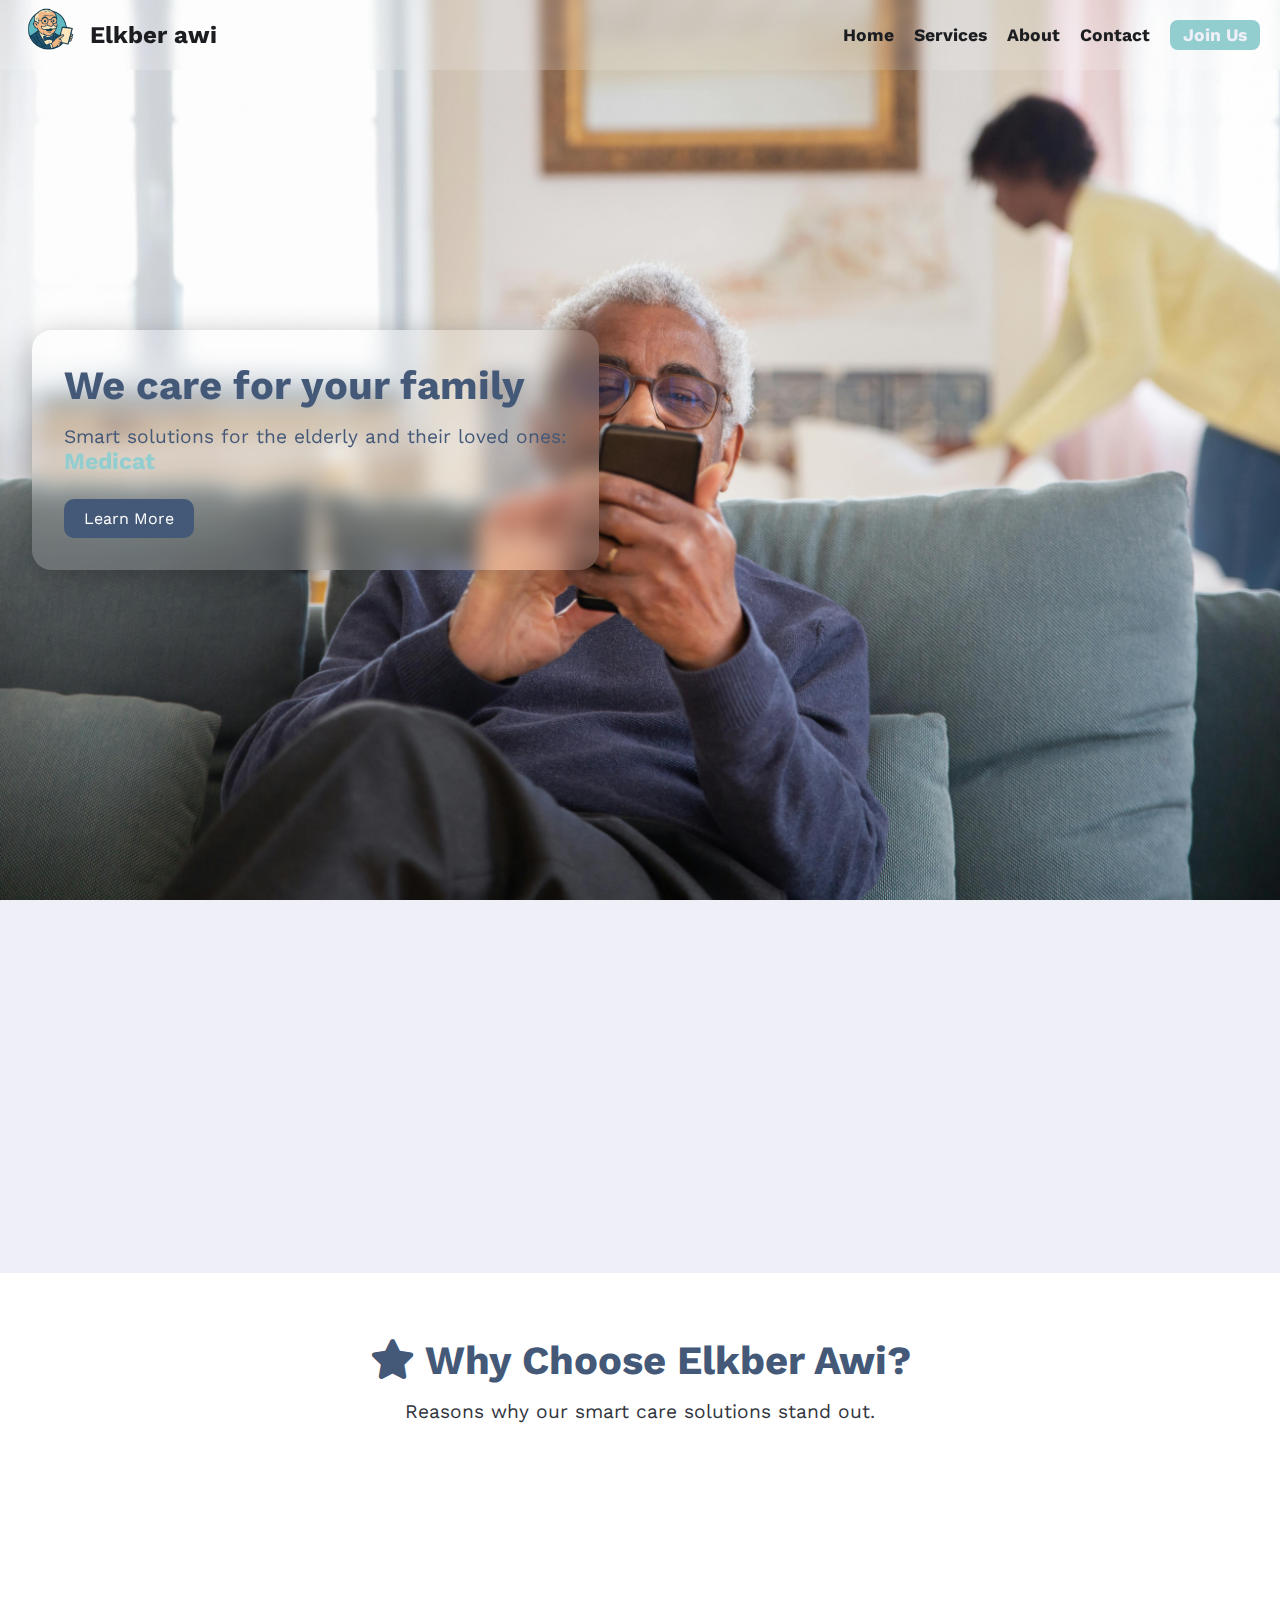
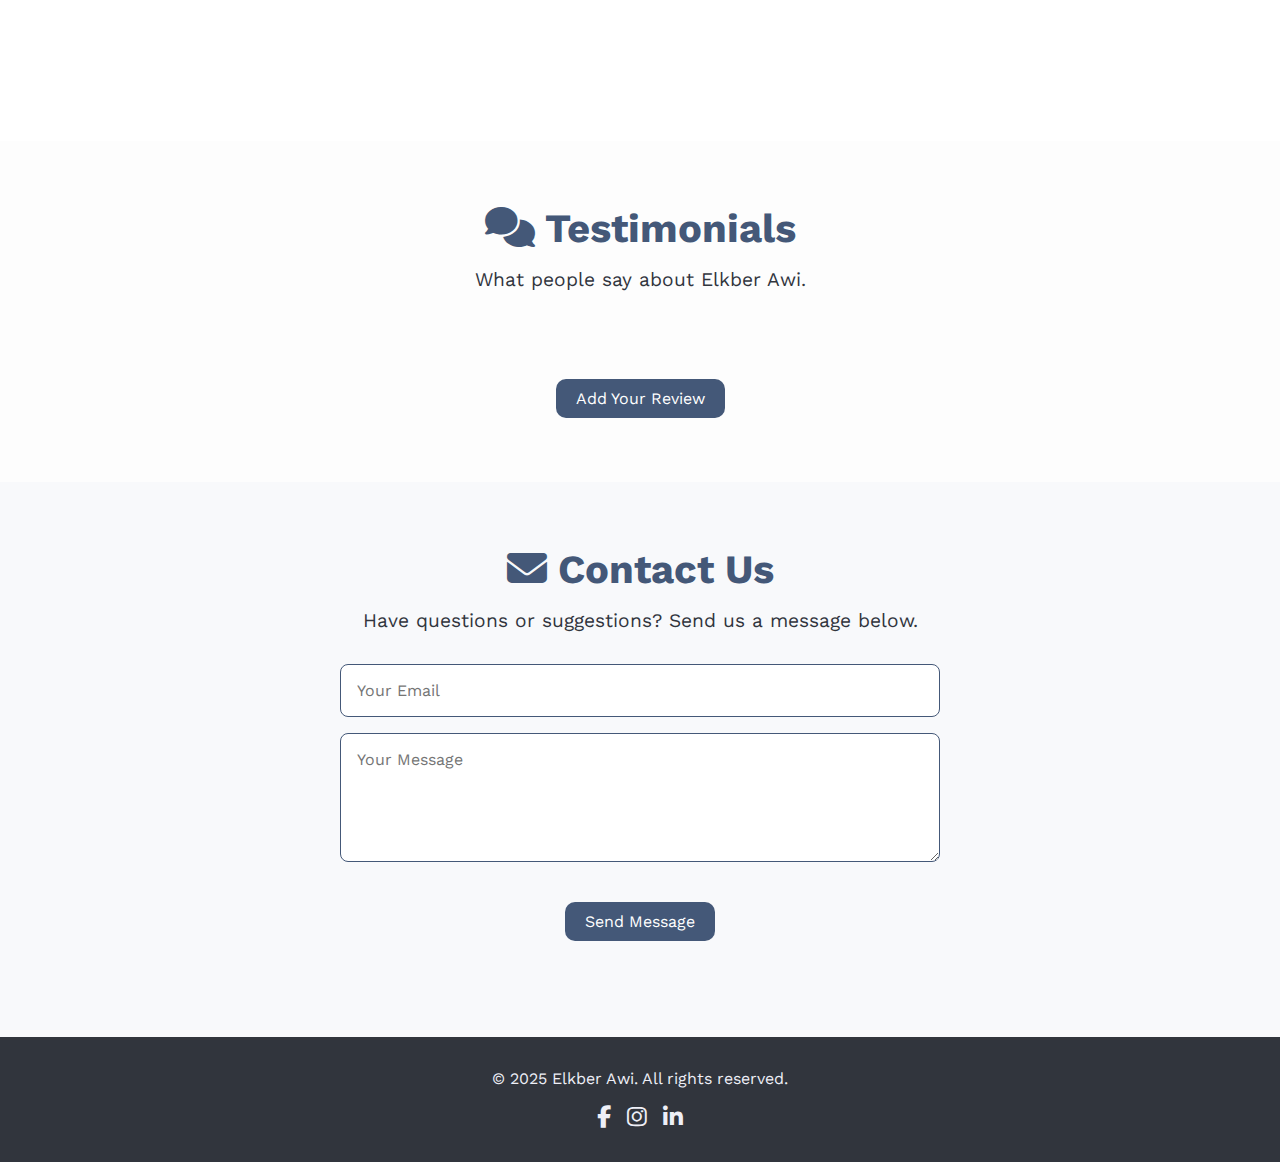
<file: index.html>
<!DOCTYPE html>
<html lang="en">
  <head>
    <meta charset="UTF-8" />
    <meta name="viewport" content="width=device-width, initial-scale=1.0" />
     <!-- Basic SEO -->
  <meta name="description" content="Welcome to Elkber Awi – your smart solution for elderly care. We offer advanced services like home monitoring, medication reminders, and smart lighting to improve the lives of seniors.">
  <meta name="keywords" content="Elkber Awi, smart elderly care, senior support, medication reminders, home monitoring, smart services, health technology">
  <meta name="author" content="Elkber Awi Team" />
  <meta http-equiv="Content-Language" content="en" />

  <!-- Open Graph for Social Media -->
  <meta property="og:title" content="Elkber Awi | Smart Care for the Elderly" />
  <meta property="og:description" content="Enhancing elderly lives with smart care services like home monitoring, fall detection, and medication alerts." />
  <meta property="og:image" content="image/Logo.png" />
  <meta property="og:url" content="https://elkberawi.com/" />
  <meta property="og:type" content="website" />

    <title>Elkber awi | Home</title>
    <link rel="preconnect" href="https://fonts.googleapis.com">
<link rel="preconnect" href="https://fonts.gstatic.com" crossorigin>
<link href="https://fonts.googleapis.com/css2?family=Work+Sans:ital,wght@0,100..900;1,100..900&display=swap" rel="stylesheet">
    <link
      rel="stylesheet"
      href="https://cdnjs.cloudflare.com/ajax/libs/font-awesome/6.5.0/css/all.min.css"
    />
    <link
      href="https://cdn.jsdelivr.net/npm/bootstrap@5.3.7/dist/css/bootstrap.min.css"
      rel="stylesheet"
      integrity="sha384-LN+7fdVzj6u52u30Kp6M/trliBMCMKTyK833zpbD+pXdCLuTusPj697FH4R/5mcr"
      crossorigin="anonymous"
    />
    <script src="js/index.js" defer></script>
    <link rel="stylesheet" href="css/index.css" />
    <link rel="icon" href="image/Logo.png" type="image/png" />
  </head>

  <body>
    <header id="main-header">
      <nav class="navbar">
        <div class="logo">
          <a href="#"
            ><img src="image/Logo.png" alt="logo" /><span>Elkber awi</span></a
          >
        </div>
        <div class="menu-toggle" id="menu-toggle">
          <i class="fas fa-bars"></i>
        </div>
        <ul class="nav-links" id="nav-links">
          <li><a href="#">Home</a></li>
          <li><a href="pages/serves.html">Services</a></li>
          <li><a href="pages/about.html">About</a></li>
          <li><a href="#contact">Contact</a></li>
          <li><a href="pages/sign_up.html">Join Us</a></li>
        </ul>
      </nav>
    </header>
    <!-- Hero Section -->
    <section class="hero">
      <div class="glass-card">
        <h1>We care for your family</h1>
        <p>
          Smart solutions for the elderly and their loved ones:<br />
          <span id="typed-text"></span>
        </p>
        <a href="#about"><button class="btn-primary">Learn More</button></a>
      </div>
    </section>
    <!-- About Section -->
    <section class="about" id="about">
      <i class="fas fa-heartbeat"></i>
      <h2>Who We Are</h2>
      <p>
        Elkber Awi is a pioneering initiative dedicated to enhancing the lives
        of the elderly with smart, safe, and connected environments.
        <br />
        <a href="pages/serves.html"
          ><button class="btn-primary">Explore Our Services</button></a
        >
      </p>
    </section>

    <section class="why-choose" id="why-choose">
      <div class="section-header">
        <h2><i class="fas fa-star"></i> Why Choose Elkber Awi?</h2>
        <p>Reasons why our smart care solutions stand out.</p>
      </div>
      <div class="features-grid">
        <div class="feature-card fade-in">
          <i class="fas fa-user-shield"></i>
          <h3>Trusted & Secure</h3>
          <p>
            We prioritize the safety and security of all elderly individuals.
          </p>
        </div>
        <div class="feature-card fade-in">
          <i class="fas fa-headset"></i>
          <h3>24/7 Support</h3>
          <p>Round-the-clock assistance to ensure peace of mind.</p>
        </div>
        <div class="feature-card fade-in">
          <i class="fas fa-microchip"></i>
          <h3>Advanced Technology</h3>
          <p>Smart devices and AI for optimized care.</p>
        </div>
        <div class="feature-card fade-in">
          <i class="fas fa-heart"></i>
          <h3>Compassionate Care</h3>
          <p>Empathy-driven services tailored to each individual.</p>
        </div>
      </div>
    </section>

    <!-- Testimonials Section -->
    <section class="testimonials-section" id="testimonials">
      <div class="section-header">
        <h2><i class="fas fa-comments"></i> Testimonials</h2>
        <p>What people say about Elkber Awi.</p>
      </div>

      <div class="reviews-container" id="reviews-container">
        <!-- Reviews will be added here -->
      </div>

      <button class="btn-primary" onclick="openModal()">Add Your Review</button>
    </section>

    <!-- ========== Modal to Add Review ========== -->
    <div class="modal" id="review-modal">
      <div class="modal-content">
        <h3>Add Your Review</h3>
        <div class="rating-input">
          <label for="rating">Your Rating:</label>
          <div id="star-select">
            <i class="fas fa-star" data-value="1"></i>
            <i class="fas fa-star" data-value="2"></i>
            <i class="fas fa-star" data-value="3"></i>
            <i class="fas fa-star" data-value="4"></i>
            <i class="fas fa-star" data-value="5"></i>
          </div>
        </div>

        <textarea
          id="review-text"
          placeholder="Write your feedback here..."
        ></textarea>
        <div class="modal-buttons">
          <button onclick="submitReview()">Submit</button>
          <button onclick="closeModal()">Cancel</button>
        </div>
      </div>
    </div>

    <!-- Subscription Form -->
    <section class="contact" id="contact">
      <div class="section-header">
        <h2><i class="fas fa-envelope"></i> Contact Us</h2>
        <p>Have questions or suggestions? Send us a message below.</p>
      </div>
      <form class="contact-form" onsubmit="sendMessage(event)">
        <input
          type="email"
          id="contact-email"
          placeholder="Your Email"
          required
        />
        <textarea
          id="contact-message"
          placeholder="Your Message"
          rows="5"
          required
        ></textarea>
        <button type="submit" class="btn-primary">Send Message</button>
        <p id="message-status" class="message-status"></p>
      </form>
    </section>

    <!-- Footer -->
    <footer class="site-footer">
      <div class="footer-content">
        <p>&copy; 2025 Elkber Awi. All rights reserved.</p>
        <div class="social-icons">
          <a href="https://www.facebook.com/share/1FtNPQNyS4/?mibextid=wwXIfr" target="_blank" class="social-icon"
            ><i class="fab fa-facebook-f"></i
          ></a>
          <a href="https://www.instagram.com/el_kebir_awii?igsh=MWl3ZWd4ZW1nZTNmZw==" target="_blank" class="social-icon"
            ><i class="fab fa-instagram"></i
          ></a>
          <a href="https://www.linkedin.com/in/el-kebir-awi" target="_blank" class="social-icon"
            ><i class="fab fa-linkedin-in"></i
          ></a>
        </div>
      </div>
    </footer>

  </body>
</html>
</file>
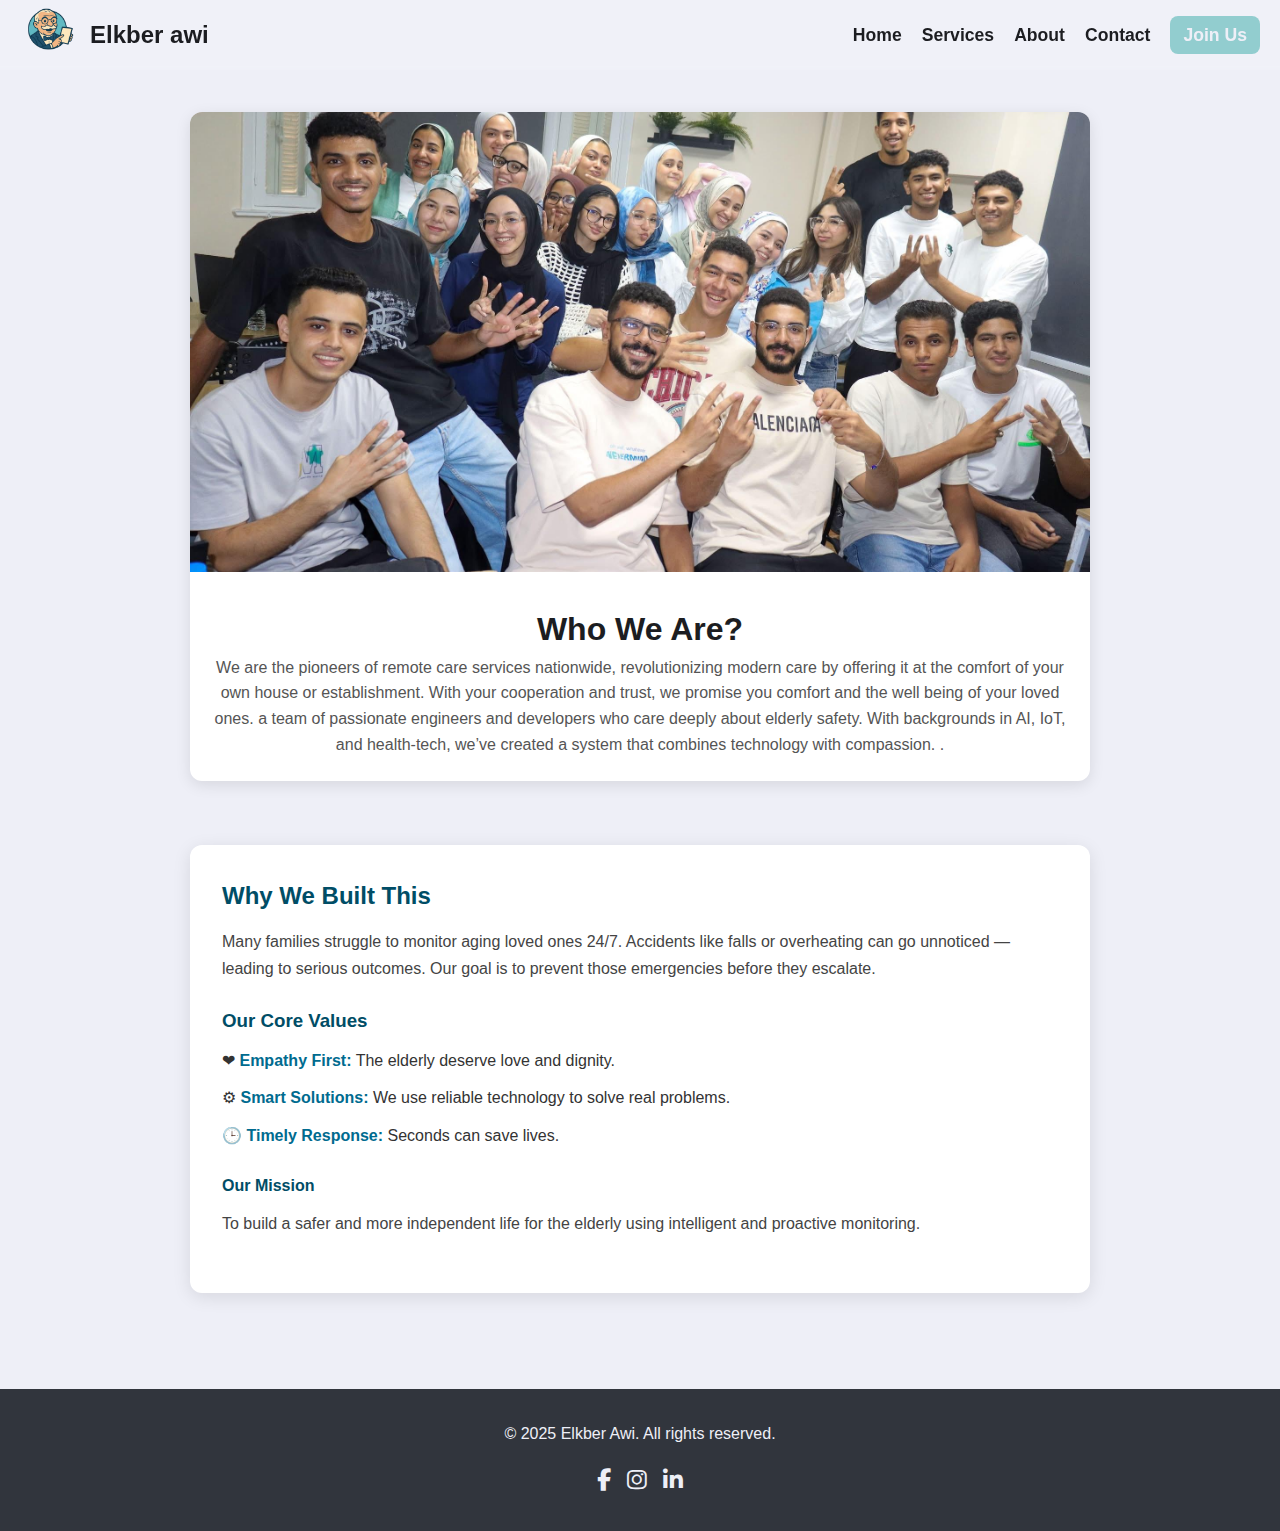
<file: pages/about.html>
<!DOCTYPE html>
<html lang="en">
  <head>
    <meta charset="UTF-8" />
    <meta name="viewport" content="width=device-width, initial-scale=1.0" />
    <title>About | Elkber Awi</title>
    <meta name="description" content="Learn more about Elkber Awi – a smart care graduation project by students of Helwan University under the SCCI initiative. Discover our vision, mission, and goals.">
<meta name="keywords" content="About Elkber Awi, Smart Care, Graduation Project, Helwan University, SCCI, Student Project, Healthcare Innovation, Vision, Mission">
<meta name="author" content="Elkber Awi Team">
<meta name="viewport" content="width=device-width, initial-scale=1.0">
    <link rel="preconnect" href="https://fonts.googleapis.com">
<link rel="preconnect" href="https://fonts.gstatic.com" crossorigin>
<link href="https://fonts.googleapis.com/css2?family=Work+Sans:ital,wght@0,100..900;1,100..900&display=swap" rel="stylesheet">
    <link
      rel="stylesheet"
      href="https://cdnjs.cloudflare.com/ajax/libs/font-awesome/6.5.0/css/all.min.css"
    />

    <link rel="stylesheet" href="../css/about.css" />
    <script src="../js/index.js" defer></script>
    <link rel="icon" href="../image/Logo.png" type="image/png" />

  </head>
  <body>
    <header id="main-header">
      <nav class="navbar">
        <div class="logo">
          <a href="#"
            ><img src="../image/Logo.png" alt="logo" /><span
              >Elkber awi</span
            ></a
          >
        </div>
        <div class="menu-toggle" id="menu-toggle">
          <i class="fas fa-bars"></i>
        </div>
        <ul class="nav-links" id="nav-links">
          <li><a href="../index.html">Home</a></li>
          <li><a href="serves.html">Services</a></li>
          <li><a href="about.html">About</a></li>
          <li><a href="../index.html#contact">Contact</a></li>
          <li><a href="../pages/sign_up.html">Join Us</a></li>
        </ul>
      </nav>
    </header>

  <div class="contener">

<section class="hero-card">
      <div class="card">
        <img src="../image/about.jpg" alt="Elderly Care" class="card-image" />
        <div class="card-content">
          <h1>Who We Are?</h1>
          <p>
            We are the pioneers of remote care services nationwide,
            revolutionizing modern care by offering it at the comfort of your
            own house or establishment. With your cooperation and trust, we
            promise you comfort and the well being of your loved ones. a team of
            passionate engineers and developers who care deeply about elderly
            safety. With backgrounds in AI, IoT, and health-tech, we’ve created
            a system that combines technology with compassion. .
          </p>
        </div>
      </div>
    </section>

    <section class="hero-card">
      <div class="info-card">
        <h2>Why We Built This</h2>
        <p>
          Many families struggle to monitor aging loved ones 24/7. Accidents
          like falls or overheating can go unnoticed — leading to serious
          outcomes. Our goal is to prevent those emergencies before they
          escalate.
        </p>

        <h3>Our Core Values</h3>
        <ul class="values-list">
          <li>
            ❤ <strong>Empathy First:</strong> The elderly deserve love and
            dignity.
          </li>
          <li>
            ⚙ <strong>Smart Solutions:</strong> We use reliable technology to
            solve real problems.
          </li>
          <li>🕒 <strong>Timely Response:</strong> Seconds can save lives.</li>
        </ul>

        <h4>Our Mission</h4>
        <p>
          To build a safer and more independent life for the elderly using
          intelligent and proactive monitoring.
        </p>
      </div>
    </section>




  </div>
    
    <!-- Footer -->
    <footer class="site-footer">
      <div class="footer-content">
        <p>&copy; 2025 Elkber Awi. All rights reserved.</p>
        <div class="social-icons">
          <a href="https://www.facebook.com/share/1FtNPQNyS4/?mibextid=wwXIfr" target="_blank" class="social-icon"
            ><i class="fab fa-facebook-f"></i
          ></a>
          <a href="https://www.instagram.com/el_kebir_awii?igsh=MWl3ZWd4ZW1nZTNmZw==" target="_blank" class="social-icon"
            ><i class="fab fa-instagram"></i
          ></a>
          <a href="https://www.linkedin.com/in/el-kebir-awi" target="_blank" class="social-icon"
            ><i class="fab fa-linkedin-in"></i
          ></a>
        </div>
      </div>
    </footer>


  </body>
</html>
</file>
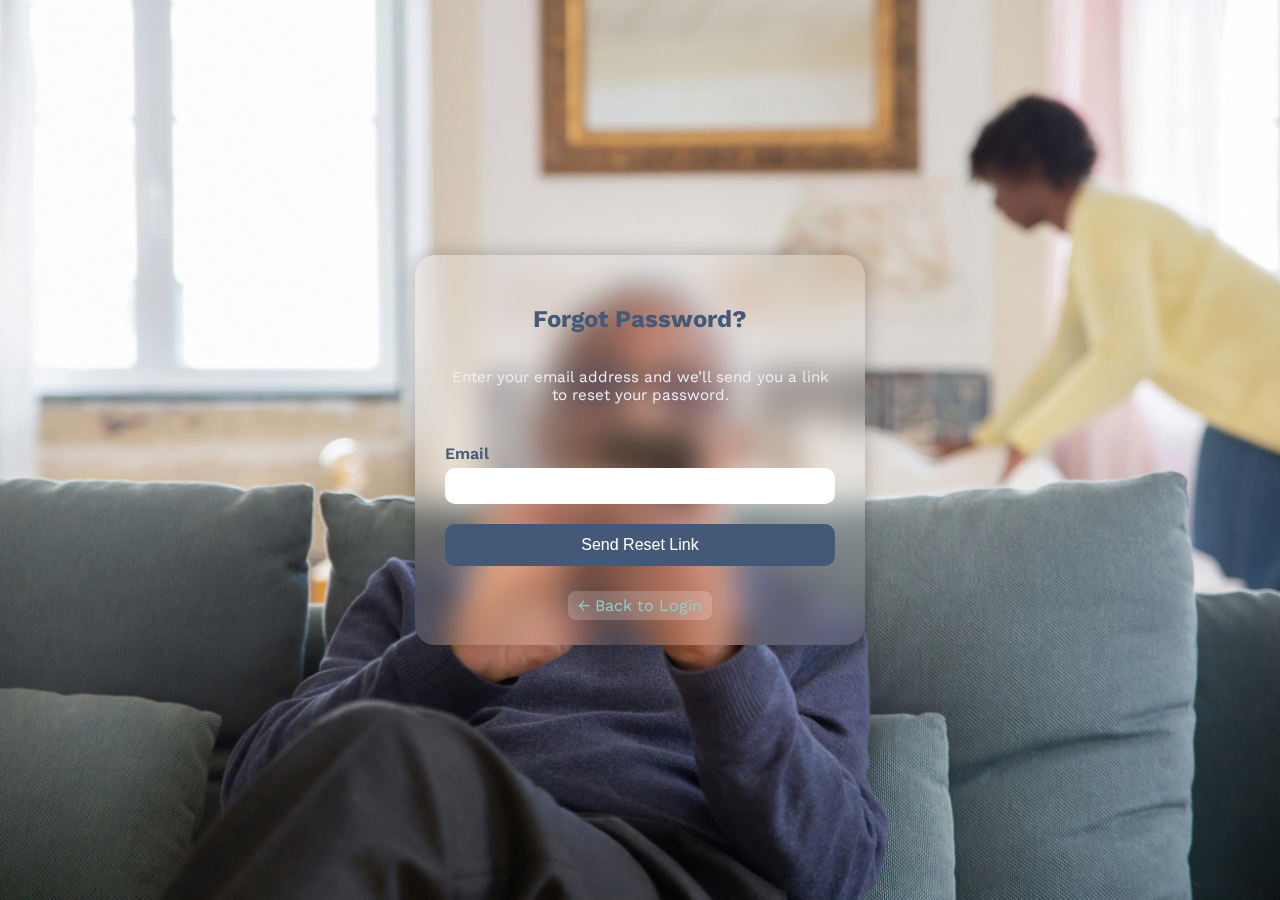
<file: pages/forget_pass.html>
<!DOCTYPE html>
<html lang="en">
  <head>
    <meta charset="UTF-8" />
    <meta name="viewport" content="width=device-width, initial-scale=1.0" />

    <link rel="preconnect" href="https://fonts.googleapis.com" />
    <link rel="preconnect" href="https://fonts.gstatic.com" crossorigin />
    <link
      href="https://fonts.googleapis.com/css2?family=Work+Sans:ital,wght@0,100..900;1,100..900&display=swap"
      rel="stylesheet"
    />
    <link rel="icon" href="../image/Logo.png" type="image/png" />

    <title>Elkber awi | Forgot Password</title>
    <link rel="stylesheet" href="../css/forget_pas.css" />
  </head>
  <body>
    <div class="forgot-container">
      <h2>Forgot Password?</h2>
      <p>
        Enter your email address and we’ll send you a link to reset your
        password.
      </p>

      <form id="resetForm">
        <label for="email">Email</label>
        <input type="email" id="email" name="email" required />
        <div class="bt">

          <button type="submit">Send Reset Link</button>
        </div>
      </form>

      <div class="back-link">
        <a href="login.html">← Back to Login</a>
      </div>
    </div>
    <script>
      const form = document.getElementById("resetForm");

      form.addEventListener("submit", function (e) {
        e.preventDefault();

        // ✅ Show alert message
        alert(
          "✅ A reset link has been sent to your email. Please check your inbox."
        );

        // ⏳ Redirect after 2 seconds
        setTimeout(() => {
          window.location.href = "login.html";
        }, 1000);
      });
    </script>
  </body>
</html>
</file>
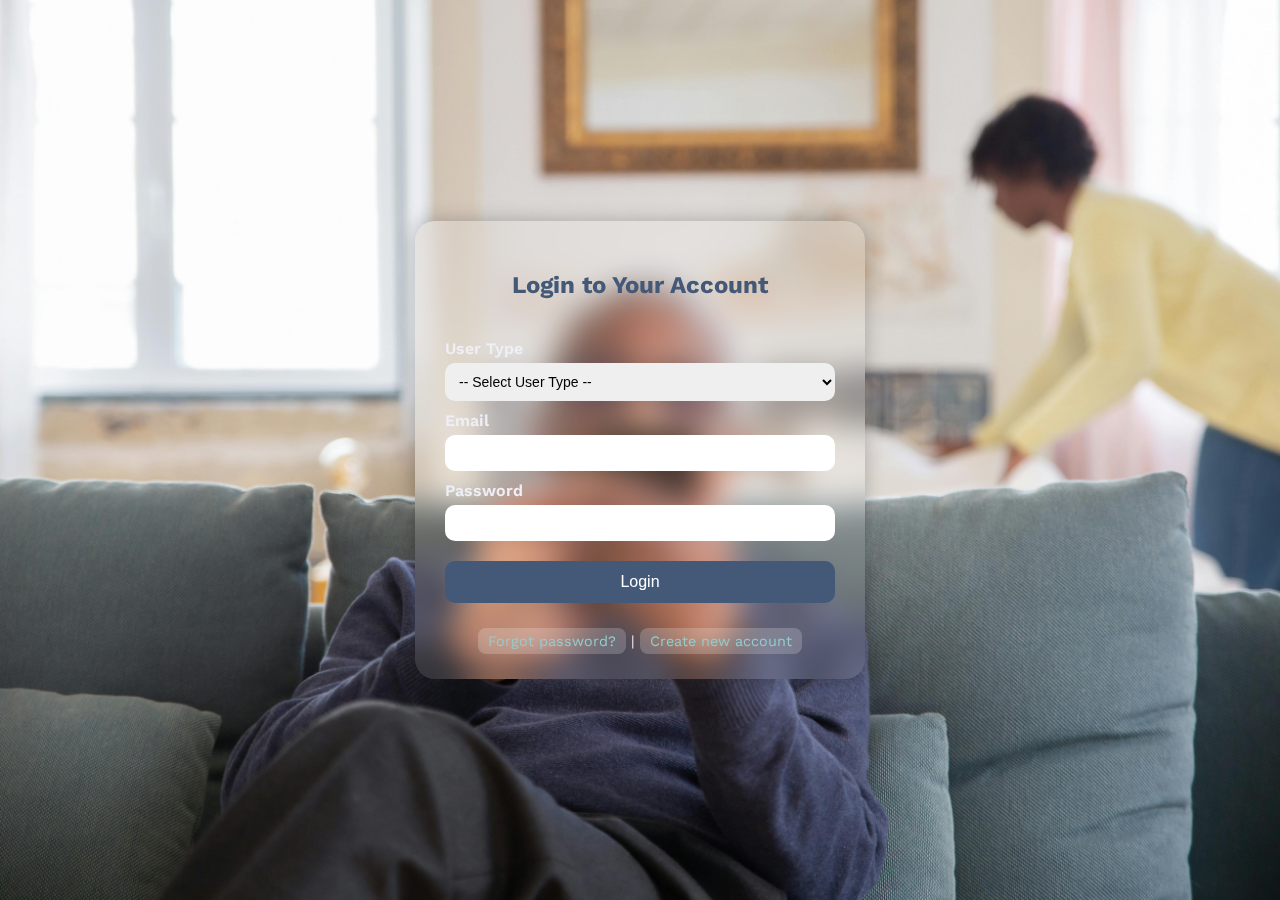
<file: pages/login.html>
<!DOCTYPE html>
<html lang="en">
  <head>
    <meta charset="UTF-8" />
    <meta name="viewport" content="width=device-width, initial-scale=1.0" />
    
    <link rel="preconnect" href="https://fonts.googleapis.com">
<link rel="preconnect" href="https://fonts.gstatic.com" crossorigin>
<link href="https://fonts.googleapis.com/css2?family=Work+Sans:ital,wght@0,100..900;1,100..900&display=swap" rel="stylesheet">

    <link rel="stylesheet" href="../css/login.css" />
    <link rel="icon" href="../image/Logo.png" type="image/png" />
  
    <title>Login | Elkber Awi</title>
  </head>
  <body>
    <div class="login-container">
      <h2>Login to Your Account</h2>
      <form action="/login" method="POST">
         <label for="userType">User Type</label>
        <select id="userType" name="userType" required>
          <option value="">-- Select User Type --</option>
          <option value="user">User</option>
          <option value="stuff">Stuff</option>
        </select>
        <label for="email">Email</label>
        <input type="email" id="email" name="email" required />

        <label for="password">Password</label>
        <input type="password" id="password" name="password" required />

       
        <div class="bt">

            <button type="submit">Login</button>
        </div>
      </form>

      <div class="bottom-links">
        <a href="../pages/forget_pass.html">Forgot password?</a> |
        <a href="sign_up.html">Create new account</a>
      </div>
    </div>
    <script>
  
  const userTypeSelect = document.getElementById("userType");
  const emailInput = document.getElementById("email");
  const passwordInput = document.getElementById("password");
  const form = document.querySelector("form"); // لازم تعرّف الفورم هنا

  // تغيير الـ placeholder بناءً على النوع
  userTypeSelect.addEventListener("change", function () {
    if (userTypeSelect.value === "stuff") {
      emailInput.placeholder = "Stuff Email";
      passwordInput.placeholder = "Stuff Password";
    } else if (userTypeSelect.value === "user") {
      emailInput.placeholder = "User Email";
      passwordInput.placeholder = "User Password";
    }
  });

  // تغيير الصفحة بناءً على النوع
  form.addEventListener("submit", function (event) {
    event.preventDefault(); // منع الإرسال التلقائي

    const selectedUserType = userTypeSelect.value;
    if (selectedUserType === "stuff") {
      window.location.href = "stuff.html";
    } else if (selectedUserType === "user") {
      window.location.href = "user.html";
    } else {
      alert("Please select a user type.");
    }
  });


    </script>
  </body>
</html>
</file>
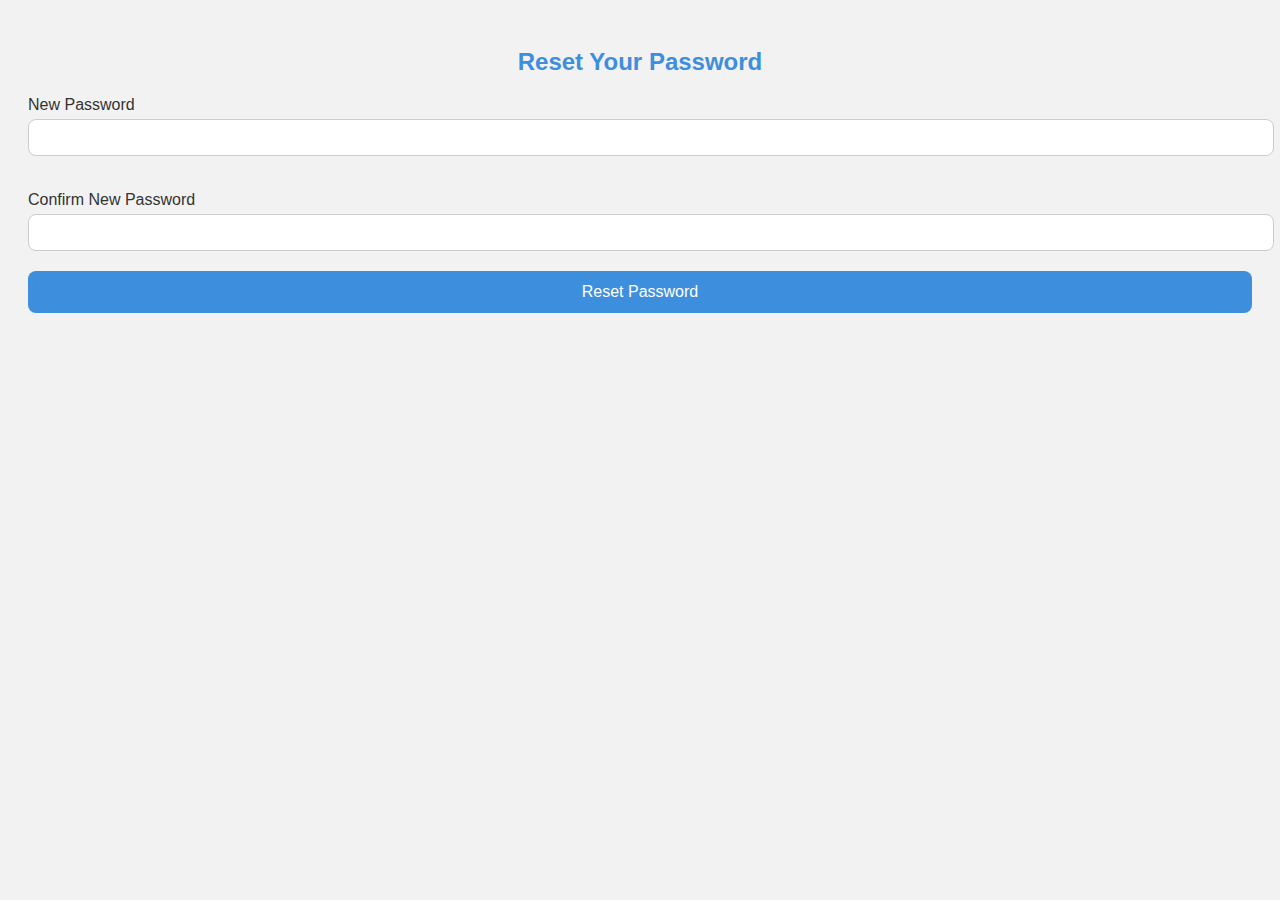
<file: pages/ResetPassword.html>
<!DOCTYPE html>
<html lang="en">
  <head>
    <meta charset="UTF-8" />
    <meta name="viewport" content="width=device-width, initial-scale=1.0" />
    <title>Reset Password</title>
    <link rel="stylesheet" href="../css/ResetPassword.css" />
  </head>
  <body>
    <div class="reset-container">
      <h2>Reset Your Password</h2>

      <form id="resetForm">
        <label for="newPassword">New Password</label>
        <input type="password" id="newPassword" required />

        <label for="confirmPassword">Confirm New Password</label>
        <input type="password" id="confirmPassword" required />

        <button type="submit">Reset Password</button>
      </form>

      <div class="message" id="message"></div>
    </div>

    <script>
      // استخراج الإيميل من الـ URL
      const urlParams = new URLSearchParams(window.location.search);
      const userEmail = urlParams.get("email");

      const form = document.getElementById("resetForm");
      const message = document.getElementById("message");

      form.addEventListener("submit", function (e) {
        e.preventDefault();

        const newPass = document.getElementById("newPassword").value;
        const confirmPass = document.getElementById("confirmPassword").value;

        if (newPass !== confirmPass) {
          alert("❌ Passwords do not match.");
          return;
        }
        // تطابق الايميل المستخدم مع الايميل المستخدم في الرابط
        // if (!userEmail) {
        //   alert("❌ Invalid reset link. Email not found.");
        //   return;
        // }
        // إعادة تعيين الفورم
        form.reset();
        // مفيش حفظ حقيقي لكن بنعرض رسالة نجاح
        message.innerHTML = `✅ Password for <strong>${userEmail}</strong> has been reset successfully (simulation only).`;
        setTimeout(() => {
          window.location.href = "../login.html"; // أو المسار المناسب حسب مكان الصفحة
        }, 2000); // يستنى ثانيتين قبل ما ينقل
      });
    </script>
  </body>
</html>
</file>
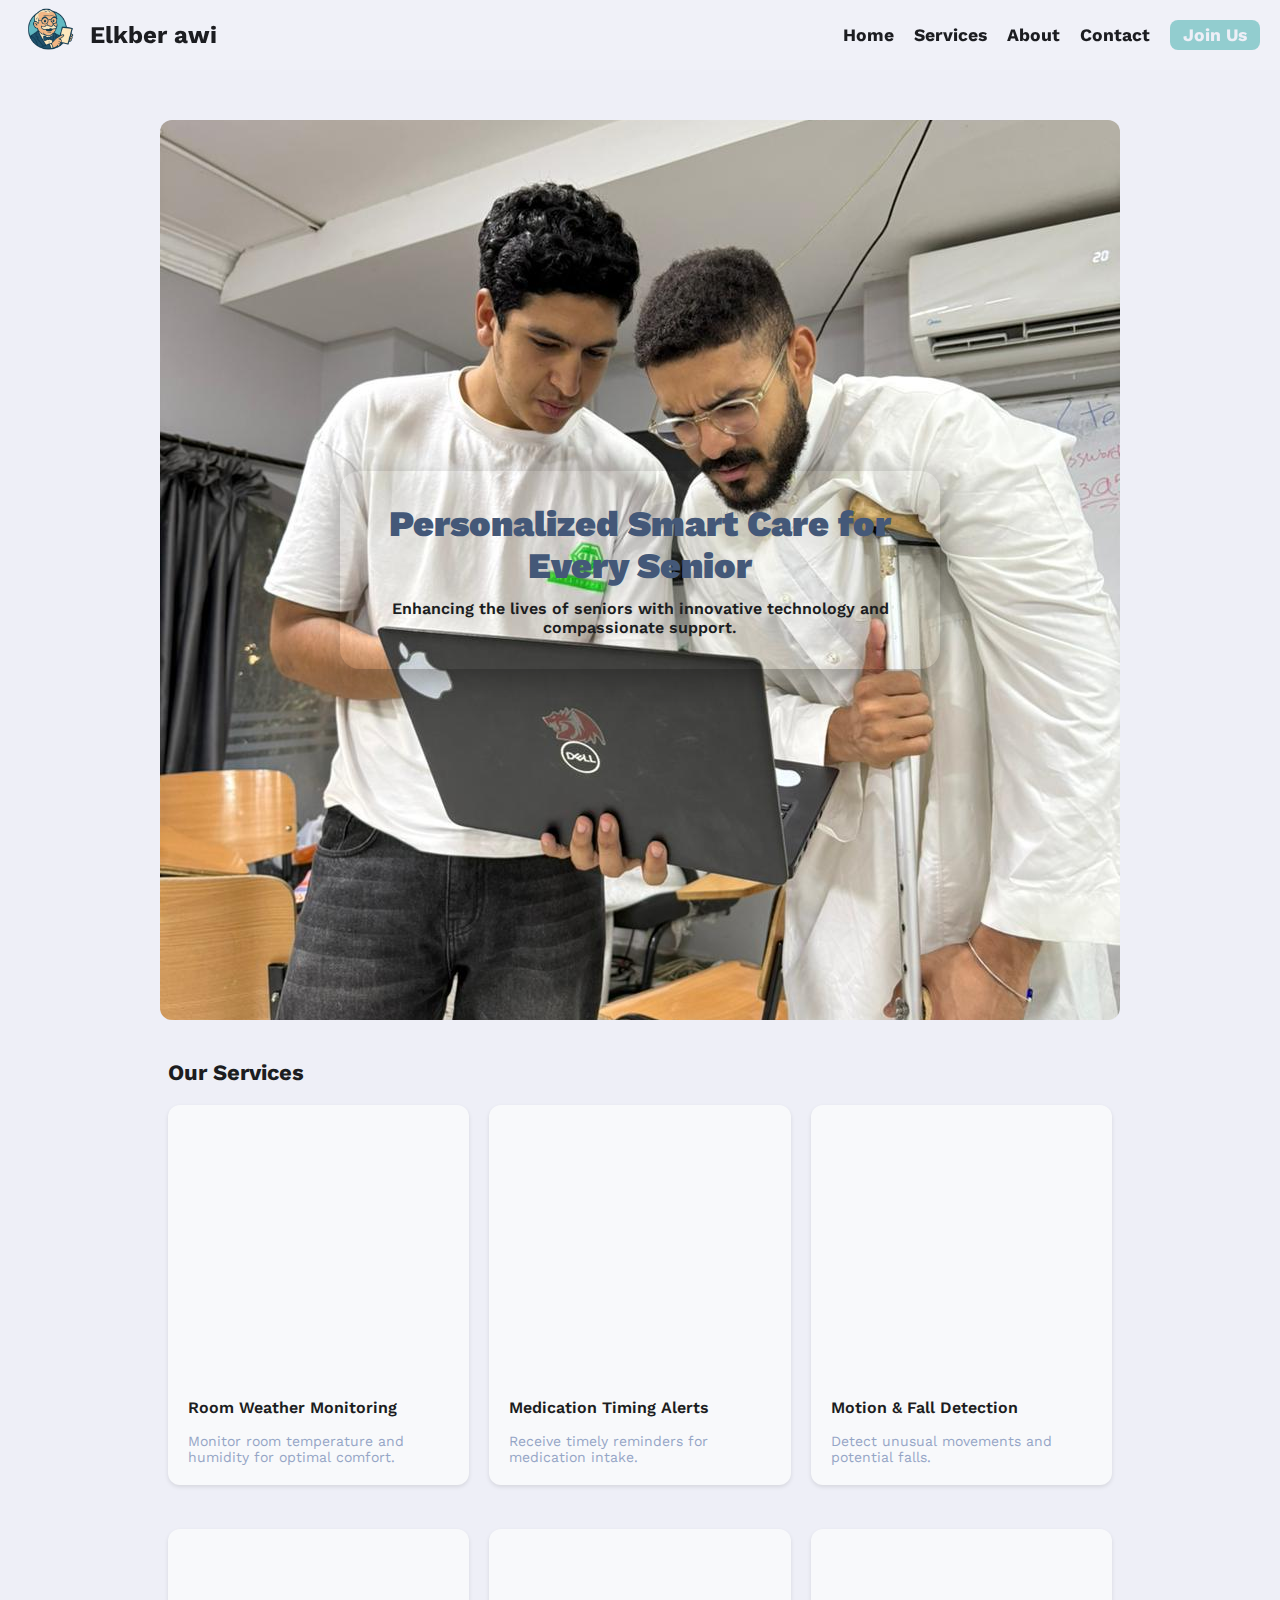
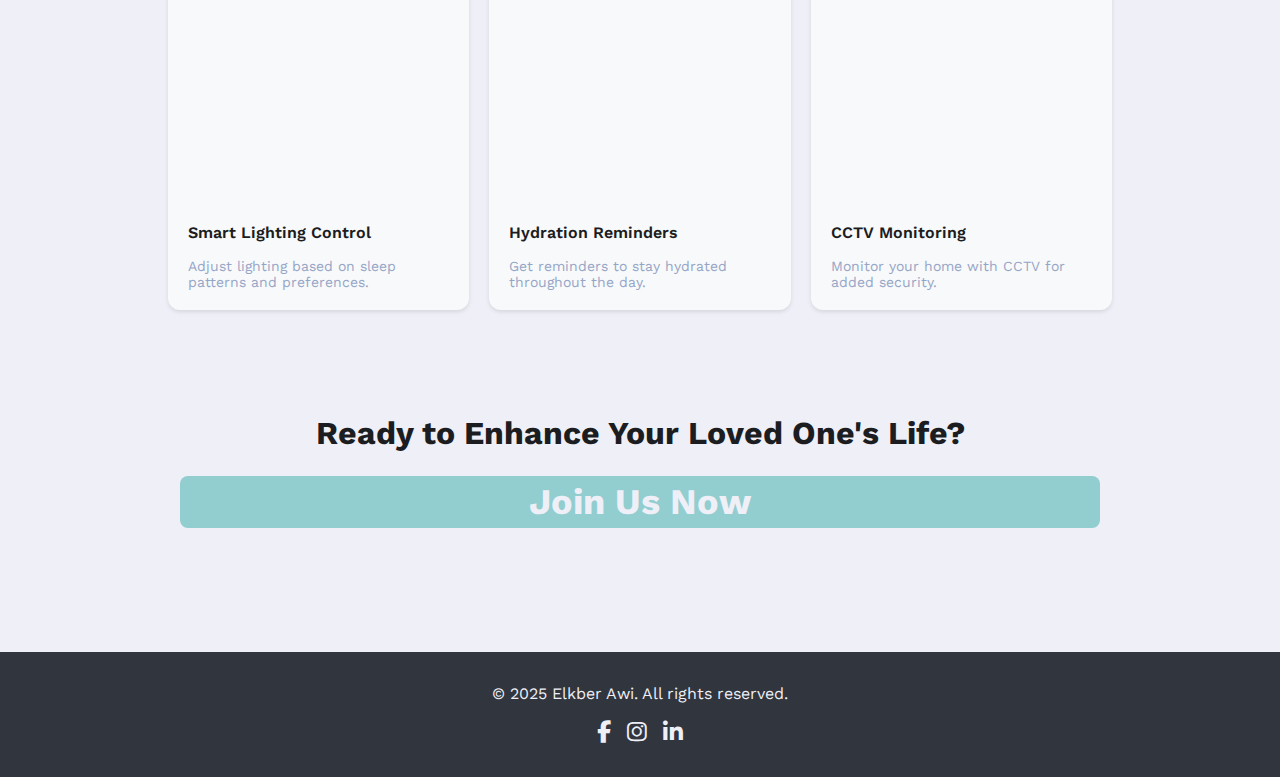
<file: pages/serves.html>
<!DOCTYPE html>
<html lang="en">
  <head>
    <meta charset="UTF-8" />
    <meta name="viewport" content="width=device-width, initial-scale=1.0" />
    <!-- Primary Meta Tags -->
<title>Services | Elkber Awi</title>
<meta name="title" content="Services | Elkber Awi">
<meta name="description" content="Discover the smart care services we offer to support elderly well-being. From room monitoring to medication alerts, our solutions are designed to improve lives.">



    <link rel="preconnect" href="https://fonts.googleapis.com" />
    <link rel="preconnect" href="https://fonts.gstatic.com" crossorigin />
    <link
      href="https://fonts.googleapis.com/css2?family=Work+Sans:ital,wght@0,100..900;1,100..900&display=swap"
      rel="stylesheet"
    />
    <link
      rel="stylesheet"
      href="https://cdnjs.cloudflare.com/ajax/libs/font-awesome/6.5.0/css/all.min.css"
    />
    <link rel="stylesheet" href="../css/serves.css" />
    <script src="../js/index.js" defer></script>
    <link rel="icon" href="../image/Logo.png" type="image/png" />

  </head>
  <body>
    <header id="main-header">
      <nav class="navbar">
        <div class="logo">
          <a href="../index.html"
            ><img src="../image/Logo.png" alt="logo" /><span
              >Elkber awi</span
            ></a
          >
        </div>
        <div class="menu-toggle" id="menu-toggle">
          <i class="fas fa-bars"></i>
        </div>
        <ul class="nav-links" id="nav-links">
          <li><a href="..//index.html">Home</a></li>
          <li><a href="#">Services</a></li>
          <li><a href="../pages/about.html">About</a></li>
          <li><a href="../index.html#contact">Contact</a></li>
          <li><a href="../pages/sign_up.html">Join Us</a></li>
        </ul>
      </nav>
    </header>

    <div class="layout">
      <main class="main">
        <section class="hero">
          <div class="hero-text">
            <h1>Personalized Smart Care for Every Senior</h1>
            <h2>
              Enhancing the lives of seniors with innovative technology and
              compassionate support.
            </h2>
          </div>
        </section>

        <!-- Services Section -->
        <h2 class="section-title">Our Services</h2>
        <div class="services">
          <!-- Card 1 -->
          <div class="card">
            <div
              class="card-image"
              style="
                background-image: url('https://lh3.googleusercontent.com/aida-public/[base64]');
              "
            ></div>
            <p class="card-title">Room Weather Monitoring</p>
            <p class="card-desc">
              Monitor room temperature and humidity for optimal comfort.
            </p>
          </div>

          <!-- Card 2 -->
          <div class="card">
            <div
              class="card-image"
              style="
                background-image: url('https://lh3.googleusercontent.com/aida-public/[base64]');
              "
            ></div>
            <p class="card-title">Medication Timing Alerts</p>
            <p class="card-desc">
              Receive timely reminders for medication intake.
            </p>
          </div>

          <!-- Card 3 -->
          <div class="card">
            <div
              class="card-image"
              style="
                background-image: url('https://lh3.googleusercontent.com/aida-public/[base64]');
              "
            ></div>
            <p class="card-title">Motion & Fall Detection</p>
            <p class="card-desc">
              Detect unusual movements and potential falls.
            </p>
          </div>

          <!-- Card 4 -->
          <div class="card">
            <div
              class="card-image"
              style="
                background-image: url('https://lh3.googleusercontent.com/aida-public/[base64]');
              "
            ></div>
            <p class="card-title">Smart Lighting Control</p>
            <p class="card-desc">
              Adjust lighting based on sleep patterns and preferences.
            </p>
          </div>

          <!-- Card 5 -->
          <div class="card">
            <div
              class="card-image"
              style="
                background-image: url('https://lh3.googleusercontent.com/aida-public/[base64]');
              "
            ></div>
            <p class="card-title">Hydration Reminders</p>
            <p class="card-desc">
              Get reminders to stay hydrated throughout the day.
            </p>
          </div>

          <!-- Card 6 -->
          <div class="card">
            <div
              class="card-image"
              style="
                background-image: url('https://lh3.googleusercontent.com/aida-public/[base64]');
              "
            ></div>
            <p class="card-title">CCTV Monitoring</p>
            <p class="card-desc">
              Monitor your home with CCTV for added security.
            </p>
          </div>
        </div>

        <section class="cta">
          <h1>Ready to Enhance Your Loved One's Life?</h1>
          <a href="sign_up.html" class="btn-primary">Join Us Now</a>
        </section>
      </main>
    </div>

    <!-- Footer -->
  <footer class="site-footer">
      <div class="footer-content">
        <p>&copy; 2025 Elkber Awi. All rights reserved.</p>
        <div class="social-icons">
          <a href="https://www.facebook.com/share/1FtNPQNyS4/?mibextid=wwXIfr" target="_blank" class="social-icon"
            ><i class="fab fa-facebook-f"></i
          ></a>
          <a href="https://www.instagram.com/el_kebir_awii?igsh=MWl3ZWd4ZW1nZTNmZw==" target="_blank" class="social-icon"
            ><i class="fab fa-instagram"></i
          ></a>
          <a href="https://www.linkedin.com/in/el-kebir-awi" target="_blank" class="social-icon"
            ><i class="fab fa-linkedin-in"></i
          ></a>
        </div>
      </div>
    </footer>
  </body>
</html>
</file>
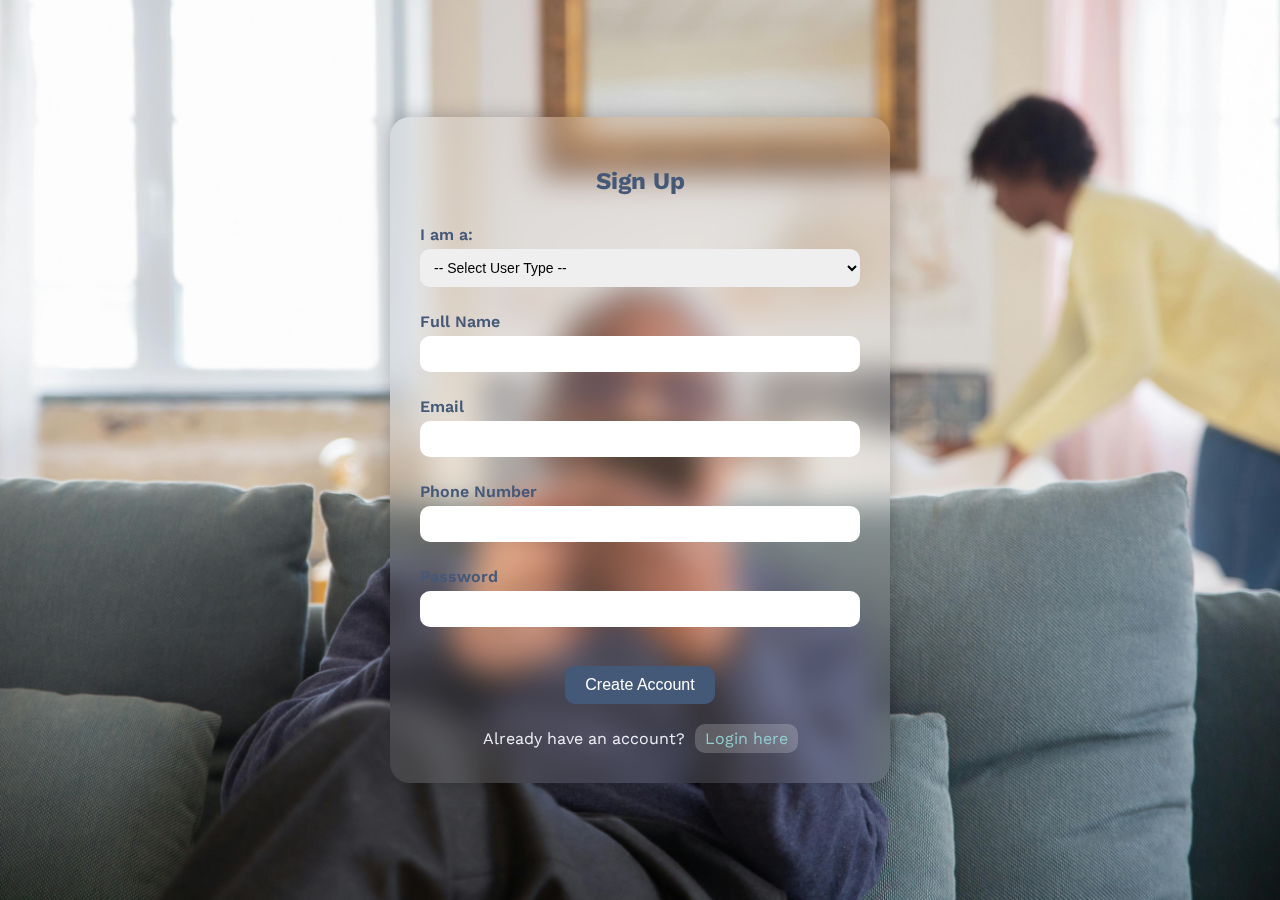
<file: pages/sign_up.html>
<!DOCTYPE html>
<html lang="en">
  <head>
    <meta charset="UTF-8" />
    <meta name="viewport" content="width=device-width, initial-scale=1.0" />
    <title>Sign Up | Elkber Awi</title>
    <link rel="preconnect" href="https://fonts.googleapis.com" />
    <link rel="preconnect" href="https://fonts.gstatic.com" crossorigin />
    <link
      href="https://fonts.googleapis.com/css2?family=Work+Sans:ital,wght@0,100..900;1,100..900&display=swap"
      rel="stylesheet"
    />
    <link href="https://fonts.googleapis.com/css2?family=Work+Sans:wght@400;600&display=swap" rel="stylesheet" />
    <link rel="icon" href="../image/Logo.png" type="image/png" />
    
    <link rel="stylesheet" href="../css/sign_up.css" />
  </head>
  <body>
    <div class="signup-container">
      <h2>Sign Up</h2>

      <form id="signupForm" action="/submit" method="POST" enctype="multipart/form-data">
        <!-- Type Selection -->
        <label for="userType">I am a:</label>
        <select id="userType" name="userType" required>
          <option value="">-- Select User Type --</option>
          <option value="user">User (Caregiver)</option>
          <option value="stuff">Stuff (Staff Member)</option>
        </select>

        <!-- Basic Info -->
        <label for="fullName">Full Name</label>
        <input type="text" id="fullName" name="fullName" required />

        <label for="email">Email</label>
        <input type="email" id="email" name="email" required />

        <label for="phone">Phone Number</label>
        <input type="tel" id="phone" name="phone" required />

        <label for="password">Password</label>
        <input type="password" id="password" name="password" required />

        <!-- User Fields -->
        <div id="userFields" class="hidden">
          <label for="elderName">Elder's Name</label>
          <input type="text" id="elderName" name="elderName" />

          <label for="elderAge">Elder's Age</label>
          <input type="number" id="elderAge" name="elderAge" />

          <label for="healthCondition">Health Condition</label>
          <textarea id="healthCondition" name="healthCondition" rows="3"></textarea>

          <label for="relationship">Your Relationship to Elder</label>
          <select id="relationship" name="relationship">
            <option value="son">Son</option>
            <option value="daughter">Daughter</option>
            <option value="relative">Relative</option>
            <option value="neighbor">Neighbor</option>
            <option value="other">Other</option>
          </select>

          <label for="mainResponsible">Are you the main caregiver?</label>
          <select id="mainResponsible" name="mainResponsible">
            <option value="yes">Yes</option>
            <option value="no">No</option>
          </select>

          <label for="notifications">Preferred Notifications</label>
          <select id="notifications" name="notifications">
            <option value="mobile">Mobile Notifications</option>
            <option value="email">Email Reports</option>
            <option value="both">Both</option>
          </select>

          <label for="reminders">Need Medication Reminders?</label>
          <select id="reminders" name="reminders">
            <option value="yes">Yes</option>
            <option value="no">No</option>
          </select>
        </div>

        <!-- Shared Fields -->
      <div id="staffFields" class="hidden">
  <label for="jobTitle">Job Title / Occupation</label>
  <input type="text" id="jobTitle" name="jobTitle" placeholder="e.g. Nurse, Volunteer" />

  <label for="cvUpload">Upload CV</label>
  <input type="file" id="cvUpload" name="cvUpload" accept=".pdf,.doc,.docx" />

  <label for="experienceCertificate">Upload Experience Certificate</label>
  <input type="file" id="experienceCertificate" name="experienceCertificate" accept=".pdf,.jpg,.jpeg,.png" />
</div>
<div class="bt">

  <button type="submit">Create Account</button>
</div>

        <div class="login-link">
          Already have an account? <a href="login.html">Login here</a>
        </div>
      </form>
    </div>

  <script>
  const userTypeSelect = document.getElementById("userType");
  const userFields = document.getElementById("userFields");
  const staffFields = document.getElementById("staffFields");

  function toggleFields() {
    const type = userTypeSelect.value;
    
    if (type === "user") {
      userFields.style.display = "block";
      staffFields.style.display = "none";
    } else if (type === "stuff") {
      userFields.style.display = "none";
      staffFields.style.display = "block";
    } else {
      // لو لسه مختارش
      userFields.style.display = "none";
      staffFields.style.display = "none";
    }
  }

  toggleFields(); // أول ما الصفحة تفتح
  userTypeSelect.addEventListener("change", toggleFields);
 
  const form = document.getElementById("signupForm");

 
  // عند إرسال الفورم
  form.addEventListener("submit", function (e) {
    e.preventDefault();

    // ✅ Show alert message
    alert("✅ Account created successfully!");
    // ⏳ بعد 3 ثواني ينقله على login
    setTimeout(() => {
      window.location.href = "login.html";
    }, 2000);
  });



</script>


  </body>
</html>
</file>
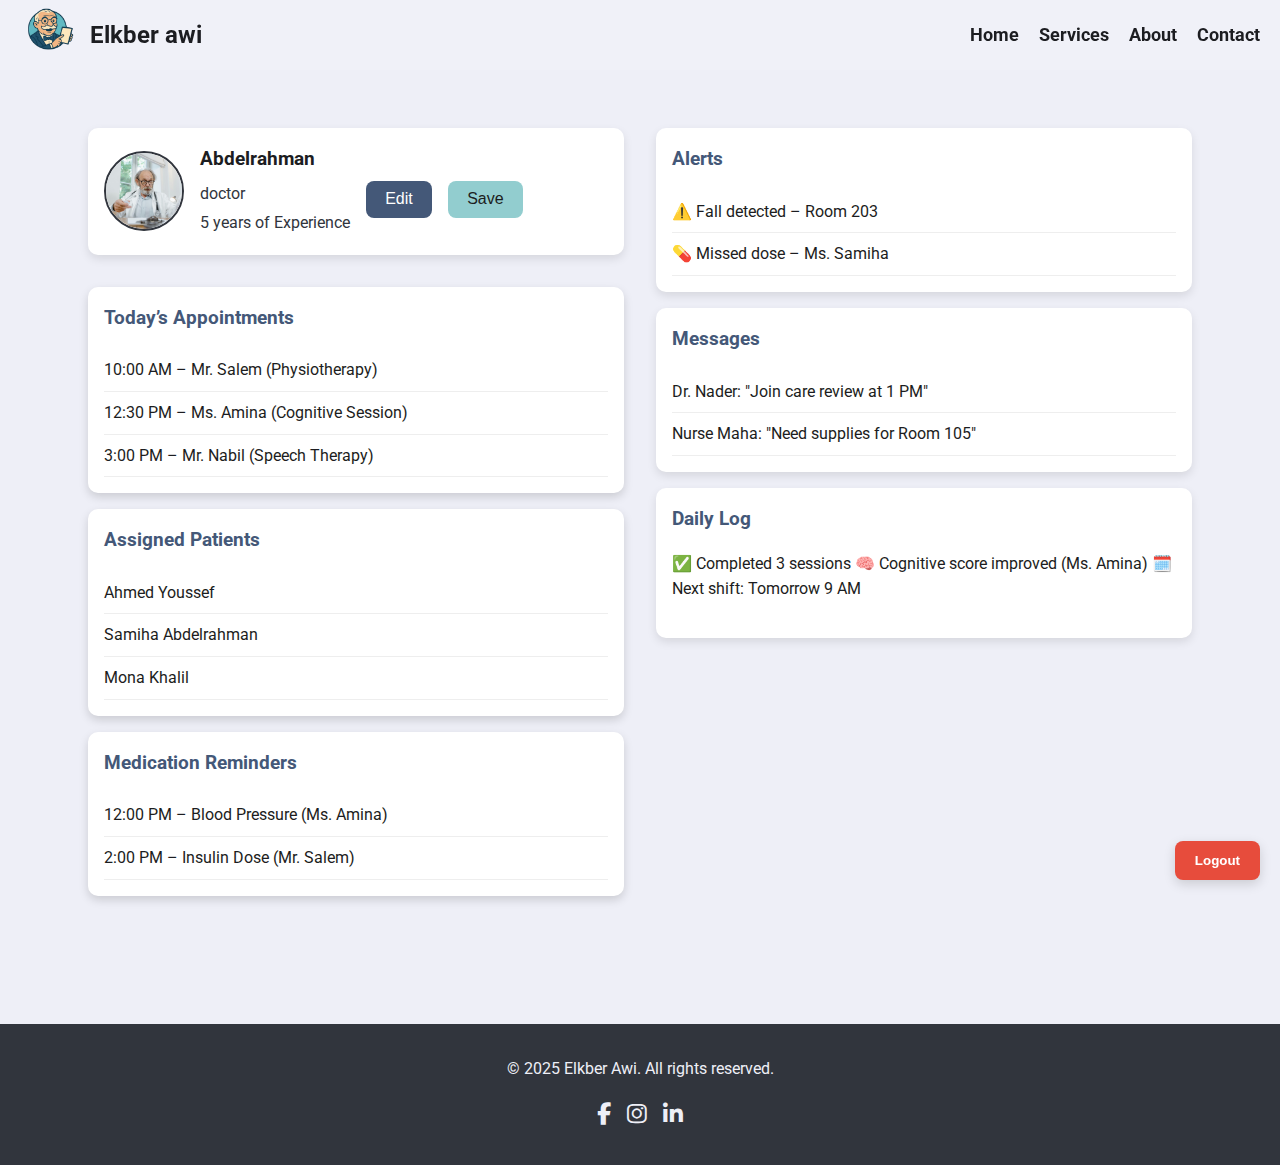
<file: pages/stuff.html>
<!DOCTYPE html>
<html lang="en">
  <head>
    <meta charset="UTF-8" />
    <meta name="viewport" content="width=device-width, initial-scale=1.0" />
    <meta name="description" content="Discover the dedicated staff behind Elkber Awi's mission. Meet the team making a difference through smart care solutions and innovation.">
<meta name="keywords" content="Elkber Awi, Staff, Team, Smart Care, Healthcare, Innovation, Student Project, Helwan University, SCCI">
<meta name="author" content="Elkber Awi Team">
<meta name="viewport" content="width=device-width, initial-scale=1.0">
    <title>Stuff | Elkber Awi</title>
    <link
      rel="stylesheet"
      href="https://cdnjs.cloudflare.com/ajax/libs/font-awesome/6.5.0/css/all.min.css"
    />
    
    <link rel="preconnect" href="https://fonts.googleapis.com">
<link rel="preconnect" href="https://fonts.gstatic.com" crossorigin>
<link href="https://fonts.googleapis.com/css2?family=Work+Sans:ital,wght@0,100..900;1,100..900&display=swap" rel="stylesheet">

    <link rel="stylesheet" href="../css/stuff.css" />
    <!-- <script src="../js/index.js" defer></script> -->
    <script src="../js/stuff.js" defer></script>
    <link rel="icon" href="../image/Logo.png" type="image/png" />

  </head>
  <body>
    <header id="main-header">
      <nav class="navbar">
        <div class="logo">
          <a href="../index.html"
            ><img src="../image/Logo.png" alt="logo" /><span
              >Elkber awi</span
            ></a
          >
        </div>
        <div class="menu-toggle" id="menu-toggle">
          <i class="fas fa-bars"></i>
        </div>
        <ul class="nav-links" id="nav-links">
          <li><a href="../index.html">Home</a></li>
          <li><a href="../pages/serves.html">Services</a></li>
          <li><a href="../pages/about.html">About</a></li>
          <li><a href="../index.html#contact">Contact</a></li>
          

        
        </ul>
      </nav>
    </header>

    <div class="container">
      <div class="left-section">
        <div class="profile">
          <img src="../image/staff.jpg" alt="Avatar" id="profile-img" />
          <input
            type="file"
            id="img-input"
            accept="image/*"
            style="display: none"
          />
          <div class="profile-info">
            <h2>Abdelrahman</h2>
            <p>doctor</p>
            <p>5 years of Experience</p>
          </div>
          <div class="button-group">
            <button class="btn edit-btn">Edit</button>
            <button class="btn save-btn">Save</button>
          </div>
        </div>

        <div class="cards">
          <div class="card">
            <h3>Today’s Appointments</h3>
            <ul>
              <li>10:00 AM – Mr. Salem (Physiotherapy)</li>
              <li>12:30 PM – Ms. Amina (Cognitive Session)</li>
              <li>3:00 PM – Mr. Nabil (Speech Therapy)</li>
            </ul>
          </div>
          <div class="card">
            <h3>Assigned Patients</h3>
            <ul>
              <li>Ahmed Youssef</li>
              <li>Samiha Abdelrahman</li>
              <li>Mona Khalil</li>
            </ul>
          </div>
          <div class="card">
            <h3>Medication Reminders</h3>
            <ul>
              <li>12:00 PM – Blood Pressure (Ms. Amina)</li>
              <li>2:00 PM – Insulin Dose (Mr. Salem)</li>
            </ul>
          </div>
        </div>
      </div>

      <div class="right-section">
        <div class="right-box">
          <h3>Alerts</h3>
          <ul>
            <li>⚠️ Fall detected – Room 203</li>
            <li>💊 Missed dose – Ms. Samiha</li>
          </ul>
        </div>
        <div class="right-box">
          <h3>Messages</h3>
          <ul>
            <li>Dr. Nader: "Join care review at 1 PM"</li>
            <li>Nurse Maha: "Need supplies for Room 105"</li>
          </ul>
        </div>
        <div class="right-box large">
          <h3>Daily Log</h3>
          <p>
            ✅ Completed 3 sessions 🧠 Cognitive score improved (Ms. Amina) 🗓️
            Next shift: Tomorrow 9 AM
          </p>
        </div>
      </div>
    </div>
     <button
      class="logout-global"
      onclick="window.location.href='../index.html'"
    >
      Logout
    </button>
    <!-- Footer -->
     <footer class="site-footer">
      <div class="footer-content">
        <p>&copy; 2025 Elkber Awi. All rights reserved.</p>
        <div class="social-icons">
          <a href="https://www.facebook.com/share/1FtNPQNyS4/?mibextid=wwXIfr" target="_blank" class="social-icon"
            ><i class="fab fa-facebook-f"></i
          ></a>
          <a href="https://www.instagram.com/el_kebir_awii?igsh=MWl3ZWd4ZW1nZTNmZw==" target="_blank" class="social-icon"
            ><i class="fab fa-instagram"></i
          ></a>
          <a href="https://www.linkedin.com/in/el-kebir-awi" target="_blank" class="social-icon"
            ><i class="fab fa-linkedin-in"></i
          ></a>
        </div>
      </div>
    </footer>
  </body>
</html>
</file>
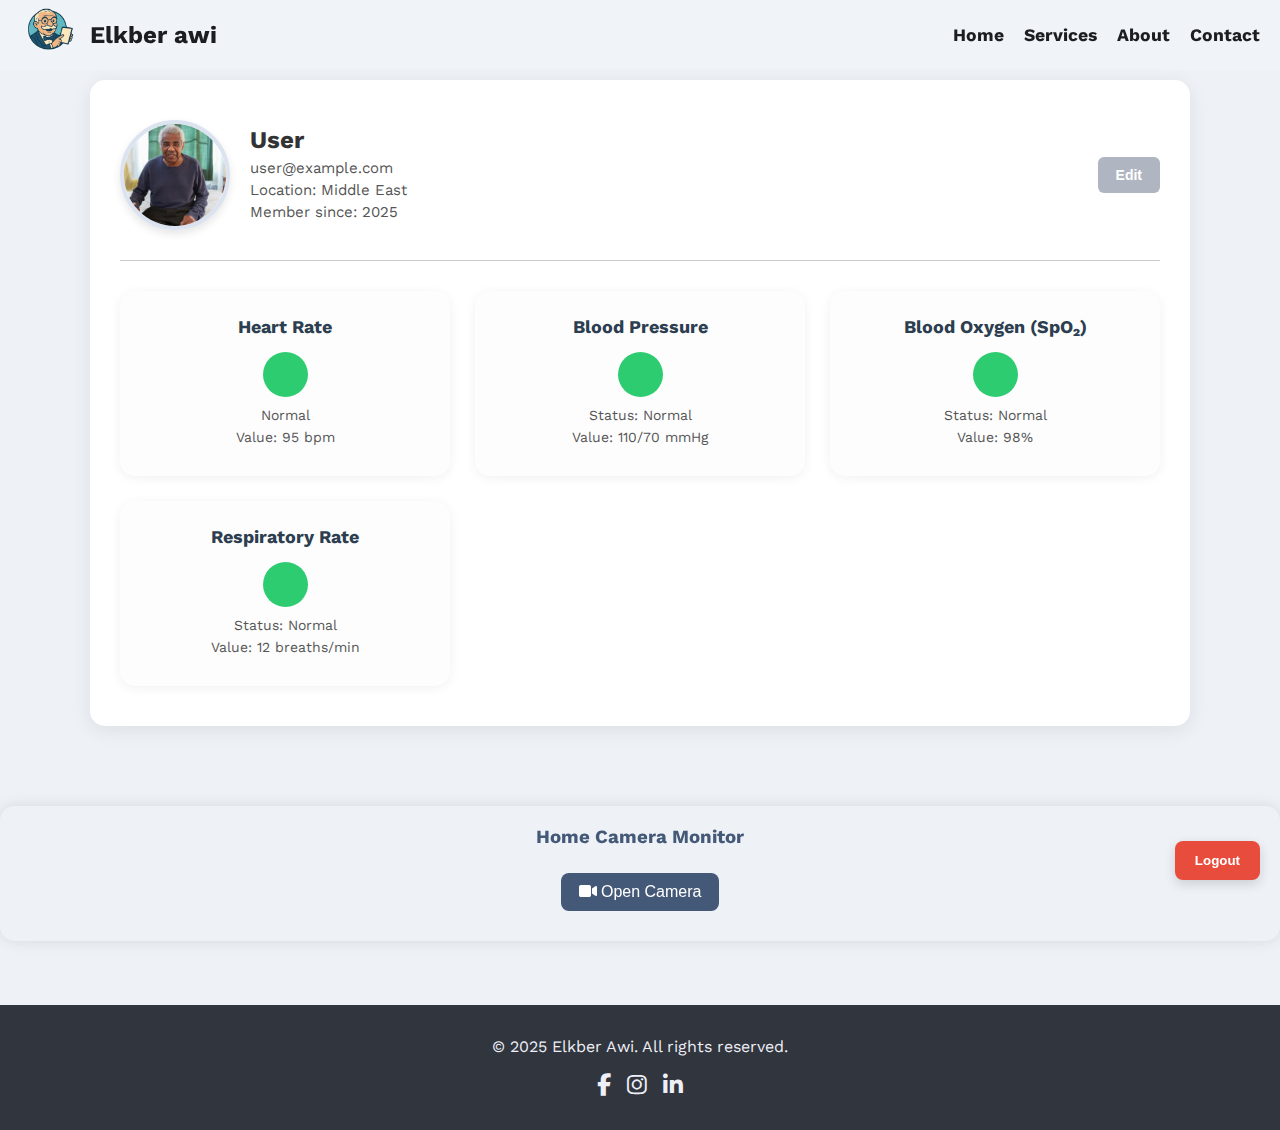
<file: pages/user.html>
<!DOCTYPE html>
<html lang="en">
  <head>
    <meta charset="UTF-8" />
    <title>User | Elkber Awi</title>
    <link rel="icon" href="../image/Logo.png" type="image/png" />

    <link rel="preconnect" href="https://fonts.googleapis.com">
<link rel="preconnect" href="https://fonts.gstatic.com" crossorigin>
<link href="https://fonts.googleapis.com/css2?family=Work+Sans:ital,wght@0,100..900;1,100..900&display=swap" rel="stylesheet">
    <link
      rel="stylesheet"
      href="https://cdnjs.cloudflare.com/ajax/libs/font-awesome/6.5.0/css/all.min.css"
    />
    <link
      href="https://cdn.jsdelivr.net/npm/bootstrap@5.3.7/dist/css/bootstrap.min.css"
      rel="stylesheet"
      integrity="sha384-LN+7fdVzj6u52u30Kp6M/trliBMCMKTyK833zpbD+pXdCLuTusPj697FH4R/5mcr"
      crossorigin="anonymous"
    />
    <link rel="stylesheet" href="../css/userh.css" />
    <script src="../js/user.js" defer></script>
    <script src="../js/index.js" defer></script>
    <link rel="icon" href="image/Logo.png" type="image/png" />

  </head>
  <body>
    <header id="main-header">
      <nav class="navbar">
        <div class="logo">
          <a href="#"
            ><img src="../image/Logo.png" alt="logo" /><span
              >Elkber awi</span
            ></a
          >
        </div>
        <div class="menu-toggle" id="menu-toggle">
          <i class="fas fa-bars"></i>
        </div>
        <ul class="nav-links" id="nav-links">
          <li><a href="../index.html">Home</a></li>
          <li><a href="../pages/serves.html">Services</a></li>
          <li><a href="../pages/about.html">About</a></li>
          <li><a href="../index.html#contact">Contact</a></li>
         
         
        </ul>
      </nav>
    </header>
    <div class="container">
      <!-- Profile Header -->
      <div class="profile-header">
        <div class="avatar" id="avatar-container">
          <img id="profile-pic" src="../image/user.jpg" alt="Profile Picture" />
          <input
            type="file"
            id="file-input"
            accept="image/*"
            style="display: none"
          />
        </div>

        <div class="user-info">
          <h2 id="name-display">User</h2>
          <input
            type="text"
            id="name-input"
            value="User"
            style="display: none"
          />

          <p id="email-display">user@example.com</p>
          <input
            type="email"
            id="email-input"
            value="user@example.com"
            style="display: none"
          />

          <p id="location-display">Location: Middle East</p>
          <input
            type="text"
            id="location-input"
            value="Middle East"
            style="display: none"
          />

          <p id="member-since-display">Member since: 2025</p>
        </div>

        <div class="profile-actions">
          <button class="btn gray" id="edit-btn">Edit</button>
          <button class="btn dark" id="save-btn" style="display: none">
            Save
          </button>
          <button class="btn gray" id="exit-btn" style="display: none">
            Exit
          </button>
        </div>
      </div>

      <hr />

      <!-- Services Grid -->
      <div class="services-grid">
        <div class="service-card" id="heart-rate">
          <h3>Heart Rate</h3>
          <div class="status-circle" id="heart-status"></div>
          <p id="heart-status-text"></p>
          <p id="heart-value"></p>
        </div>

        <div class="service-card" id="blood-pressure">
          <h3>Blood Pressure</h3>
          <div class="status-circle" id="bp-status"></div>
          <p id="bp-status-text"></p>
          <p id="bp-value"></p>
        </div>

        <div class="service-card" id="spo2">
          <h3>Blood Oxygen (SpO₂)</h3>
          <div class="status-circle" id="spo2-status"></div>
          <p id="spo2-status-text"></p>
          <p id="spo2-value"></p>
        </div>

        <div class="service-card" id="respiratory-rate">
          <h3>Respiratory Rate</h3>
          <div class="status-circle" id="rr-status"></div>
          <p id="rr-status-text"></p>
          <p id="rr-value"></p>
        </div>
      </div>
    </div>
    <!-- Camera Section -->
<div class="camera-section">
  <h3>Home Camera Monitor</h3>
  <button id="open-camera" class="camera-btn">
    <i class="fas fa-video"></i> Open Camera
  </button>
  <div class="camera-box hidden">
    <video id="camera-stream" autoplay playsinline></video>
    <button id="close-camera" class="close-camera-btn">Close</button>
  </div>
</div>

    <button
      class="logout-global"
      onclick="window.location.href='../index.html'"
    >
      Logout
    </button>
    <!-- Footer -->
     <footer class="site-footer">
      <div class="footer-content">
        <p>&copy; 2025 Elkber Awi. All rights reserved.</p>
        <div class="social-icons">
          <a href="https://www.facebook.com/share/1FtNPQNyS4/?mibextid=wwXIfr" target="_blank" class="social-icon"
            ><i class="fab fa-facebook-f"></i
          ></a>
          <a href="https://www.instagram.com/el_kebir_awii?igsh=MWl3ZWd4ZW1nZTNmZw==" target="_blank" class="social-icon"
            ><i class="fab fa-instagram"></i
          ></a>
          <a href="https://www.linkedin.com/in/el-kebir-awi" target="_blank" class="social-icon"
            ><i class="fab fa-linkedin-in"></i
          ></a>
        </div>
      </div>
    </footer>
  </body>
</html>
</file>
<file: css/index.css>
html {
      scroll-behavior: smooth;
  }

  :root {
      --dark: #1c1d21;
      --charcoal: #31353d;
      --steel-blue: #445878;
      --soft-teal: #92cdcf;
      --light: #eeeff7;
      scroll-padding-top: 80px;
      /* عدّل الرقم حسب ارتفاع الهيدر عندك */

  }

  * {
      margin: 0;
      padding: 0;
      box-sizing: border-box;
      font-family: 'Work Sans', sans-serif;
  }

  #main-header.scrolled .menu-toggle{
  color: var(--light);
}
  body {
      font-family: Arial, sans-serif;
      background-color: var(--light);
      color: var(--dark);
      overflow-x: hidden;
  }

  /* ========== Header (Navbar) ========== */

  #main-header {
      position: fixed;
      width: 100%;
      top: 0;
      left: 0;
      z-index: 1000;
      background-color: rgba(255, 255, 255, 0.15);
      backdrop-filter: blur(5px);
      transition: background-color 0.3s ease, box-shadow 0.3s ease;
      padding: 5px 20px;
  }

  #main-header .navbar {
      display: flex;
      justify-content: space-between;
      align-items: center;
      flex-wrap: wrap;
      position: relative;
      z-index: 1100;
      padding: 0;
  }

  #main-header .navbar a {
      display: flex;
      align-items: center;
      text-decoration: none;
  }

  #main-header .navbar a span {
      font-size: 1.5rem;
      font-weight: bold;
      color: var(--dark);
  }

  #main-header .navbar a img {
      width: 60px;
      height: 60px;
      margin-right: 10px;
  }

  #main-header nav ul {
      list-style: none;
      display: flex;
      align-items: center;
      gap: 20px;
      margin: 0;
      padding: 0;
  }

  #main-header nav ul a {
      color: var(--dark);
      text-decoration: none;
      font-size: 1.1rem;
      font-weight: bold;
      transition: color 0.3s ease, border-bottom 0.3s ease;
  }

  #main-header nav ul li a:hover {
      color: var(--soft-teal);

  }

  #main-header.scrolled {
      background-color: #2d3e50;
      box-shadow: 0 2px 10px rgba(0, 0, 0, 0.2);
  }

  #main-header.scrolled nav ul a,
  #main-header.scrolled .navbar a span {
      color: #eeeff7;
  }

  .menu-toggle {
      display: none;
      font-size: 28px;
      cursor: pointer;
      color: var(--dark);
      z-index: 1101;
  }

  #main-header nav ul li:last-child a {
      background-color: var(--soft-teal);
      color: var(--light);
      border-radius: 8px;
      padding: 5px 13px;

      transition: background-color 0.3s ease, color 0.3s ease;
  }

  #main-header nav ul li:last-child a:hover {
      background-color: var(--charcoal);
      color: var(--soft-teal);
      box-shadow: 0 2px 10px var(--soft-teal);
  }

  @media (max-width: 1024px) {
      .menu-toggle {
          display: block;
      }
      #main-header nav ul a {
  color: var(--light);
}
      .nav-links {
          position: fixed;
          top: 0;
          left: -100%;
          width: 100%;
          height: 100vh;
          background-color: rgba(49, 53, 61, 0.95);
          flex-direction: column;
          align-items: center;
          justify-content: center;
          transition: left 0.4s ease;
          display: flex;
      }

      .nav-links.active {
          left: 0;
      }

      .nav-links li {
          margin: 20px 0;
      }

      .nav-links a {
          color: var(--light);
          font-size: 2rem;
      }

      .nav-links::before {
          content: "";
          position: absolute;
          top: 0;
          left: 0;
          width: 100%;
          height: 100vh;
          z-index: -1;
      }
  }



















  /* ========== Hero Section ========== */
  .hero {
      height: 100vh;
      background-image: url(../image/hero.jpg);
      background-size: cover;
      background-position: center;
      background-attachment: fixed;
      display: flex;
      align-items: center;
      justify-content: flex-start;
      padding: 2rem;
      position: relative;
  }

  .glass-card {
      background: rgba(255, 255, 255, 0.15);
      backdrop-filter: blur(10px);
      border-radius: 20px;
      padding: 2rem;
      max-width: 600px;
      color: var(--steel-blue);
      box-shadow: 0 8px 32px rgba(0, 0, 0, 0.3);
      animation: fadeIn 1.5s ease-out forwards;
  }

  .hero h1 {
      font-size: 2.5rem;
      margin-bottom: 1rem;
  }

  .hero p {
      font-size: 1.2rem;
  }

  .hero span#typed-text {
      font-weight: bold;
      font-size: larger;
      color: var(--soft-teal);
  }

  .btn-primary {
      margin-top: 1.5rem;
      background-color: var(--steel-blue);
      color: white;
      padding: 10px 20px;
      border: none;
      border-radius: 10px;
      cursor: pointer;
      font-size: 1rem;
      transition: background-color 0.3s ease;
  }

  .btn-primary:hover {
      background-color: var(--soft-teal);
      color: var(--dark);
  }

  /* ========== About Section ========== */

  .about {
      padding: 4rem 2rem;
      text-align: center;
      opacity: 0;
      transform: translateY(50px);
      transition: all 1s ease-out;
      background-color: #f8f9fb;
  }

  .about.visible {
      opacity: 1;
      transform: translateY(0);
  }

  .about h2 {
      font-size: 2rem;
      margin-bottom: 1rem;
      color: var(--steel-blue);
  }

  .about p {
      font-size: 1.1rem;
      max-width: 800px;
      margin: auto;
      margin-bottom: 1.5rem;
  }

  .about i {
      font-size: 3rem;
      margin-bottom: 1rem;
      color: var(--soft-teal);
  }


  /* ========== Features Section ========== */

  .features {
      background-color: #f8f9fb;
      padding: 4rem 2rem;
      text-align: center;
  }

  .section-header h2 {
      font-size: 2.5rem;
      color: var(--steel-blue);
      margin-bottom: 1rem;
  }

  .section-header p {
      font-size: 1.2rem;
      color: var(--charcoal);
      margin-bottom: 2rem;
  }

  .features-grid {
      display: grid;
      grid-template-columns: repeat(auto-fit, minmax(260px, 1fr));
      gap: 2rem;
  }

  .feature-card {
      background-color: white;
      border-radius: 12px;
      box-shadow: 0 5px 20px rgba(0, 0, 0, 0.08);
      padding: 2rem;
      transition: transform 0.3s ease, box-shadow 0.3s ease;
      opacity: 0;
      transform: translateY(30px);
  }

  .feature-card.visible {
      opacity: 1;
      transform: translateY(0);
      transition: opacity 1.6s ease-in-out, transform 1.6s ease-in-out;
  }

  .feature-card:hover {
      transform: translateY(-10px);
      transition: transform 0.6s ease, box-shadow 0.3s ease;
      box-shadow: 0 10px 30px rgba(0, 0, 0, 0.15);
  }

  .feature-card i {
      font-size: 2.5rem;
      color: var(--soft-teal);
      margin-bottom: 1rem;
  }

  .feature-card h3 {
      font-size: 1.5rem;
      color: var(--dark);
      margin-bottom: 0.5rem;
  }

  .feature-card p {
      color: var(--charcoal);
      font-size: 1rem;
  }




















  /* ========== Why Choose Us ========== */
  .why-choose {
      padding: 4rem 2rem;
      background-color: white;
      text-align: center;
  }

  .why-choose h2 {
      font-size: 2.5rem;
      color: var(--steel-blue);
      margin-bottom: 2rem;
  }

  .reasons-grid {
      display: grid;
      grid-template-columns: repeat(auto-fit, minmax(260px, 1fr));
      gap: 2rem;
  }

  .reason {
      background-color: var(--light);
      padding: 2rem;
      border-radius: 12px;
      box-shadow: 0 4px 12px rgba(0, 0, 0, 0.1);
      transition: transform 0.3s ease, box-shadow 0.3s ease;
  }

  .reason:hover {
      transform: translateY(-10px);
      box-shadow: 0 10px 20px rgba(0, 0, 0, 0.15);
  }

  .reason i {
      font-size: 2.5rem;
      color: var(--soft-teal);
      margin-bottom: 1rem;
  }

  .reason h3 {
      font-size: 1.5rem;
      margin-bottom: 0.5rem;
      color: var(--dark);
  }

  .reason p {
      font-size: 1rem;
      color: var(--charcoal);
  }




  /* why-choose */
  .why-choose {
      background-color: white;
      padding: 4rem 2rem;
      text-align: center;
  }

  .why-choose .section-header h2 {
      font-size: 2.5rem;
      color: var(--steel-blue);
      margin-bottom: 1rem;
  }

  .why-choose .section-header p {
      font-size: 1.2rem;
      color: var(--charcoal);
      margin-bottom: 2rem;
  }

  .why-choose .feature-card {
      background-color: var(--light);
      border-radius: 12px;
      padding: 2rem;
      opacity: 0;
      transform: translateY(40px);
      transition: all 1.2s ease-in-out;
  }

  .why-choose .feature-card.visible {
      opacity: 1;
      transform: translateY(0);
  }


  /* ========== Testimonials ==========  */
  .testimonials-section {
      padding: 4rem 2rem;
      background-color: #fdfdfd;
      text-align: center;
  }

  .testimonials-section .section-header h2 {
      font-size: 2.5rem;
      color: var(--steel-blue);
      margin-bottom: 1rem;
  }

  .testimonials-section .section-header p {
      font-size: 1.2rem;
      color: var(--charcoal);
      margin-bottom: 2rem;
  }

  .reviews-container {
      max-height: 400px;
      overflow-y: auto;
      padding: 1rem;
      display: flex;
      flex-direction: column;
      gap: 1rem;
  }

  .review {
      display: flex;
      align-items: flex-start;
      background-color: var(--light);
      padding: 1rem;
      border-radius: 12px;
      box-shadow: 0 2px 6px rgba(0, 0, 0, 0.1);
      animation: fadeIn 0.5s ease-in-out;
      gap: 1rem;
  }

  .review img {
      width: 50px;
      height: 50px;
      border-radius: 50%;
      object-fit: cover;
      flex-shrink: 0;
  }

  .review-content {
      display: flex;
      flex-direction: column;
      text-align: left;
  }

  .review-content h4 {
      margin: 0;
      font-size: 1rem;
      font-weight: bold;
      color: var(--steel-blue);
  }

  .review-content p {
      margin: 0.3rem 0 0;
      color: var(--charcoal);
  }

  .review-content .stars {
      color: gold;
      font-size: 1rem;
      margin: 0.3rem 0;
  }

  .review-content .timestamp {
      font-size: 0.8rem;
      color: #888;
      margin-top: 0.3rem;
  }



  .btn-primary {
      margin-top: 1.5rem;
      background-color: var(--steel-blue);
      color: white;
      padding: 10px 20px;
      border: none;
      border-radius: 10px;
      cursor: pointer;
      font-size: 1rem;
      transition: background-color 0.3s ease;
  }

  .btn-primary:hover {
      background-color: var(--soft-teal);
      color: var(--dark);
  }

  /* Modal */
  .modal {
      display: none;
      position: fixed;
      z-index: 10000;
      left: 0;
      top: 0;
      width: 100%;
      height: 100%;
      background-color: rgba(0, 0, 0, 0.4);
      justify-content: center;
      align-items: center;
  }

  .rating-input {
      text-align: center;
      margin-bottom: 1rem;
  }

  #star-select i {
      font-size: 1.5rem;
      color: #ccc;
      cursor: pointer;
      transition: color 0.2s ease;
  }

  #star-select i.selected {
      color: gold;
  }

  .modal-content {
      background-color: white;
      padding: 2rem;
      border-radius: 12px;
      width: 90%;
      max-width: 400px;
      text-align: center;
  }

  .modal-content textarea {
      width: 100%;
      height: 100px;
      padding: 0.8rem;
      margin-top: 1rem;
      border-radius: 8px;
      border: 1px solid #ccc;
      resize: none;
  }

  .modal-buttons {
      margin-top: 1rem;
      display: flex;
      justify-content: space-around;
  }

  .modal-buttons button {
      padding: 8px 16px;
      border: none;
      border-radius: 8px;
      cursor: pointer;
  }

  .modal-buttons button:first-child {
      background-color: var(--soft-teal);
      color: var(--dark);
  }

  .modal-buttons button:last-child {
      background-color: #ccc;
      color: #333;
  }

  @keyframes fadeIn {
      from {
          opacity: 0;
          transform: translateY(20px);
      }

      to {
          opacity: 1;
          transform: translateY(0);
      }
  }

  /* ========== Contact ==========  */

  .contact {
      background-color: #f8f9fb;
      padding: 4rem 2rem;
      text-align: center;
  }

  .contact-form {
      max-width: 600px;
      margin: auto;
      display: flex;
      flex-direction: column;
      gap: 1rem;
  }

  .contact-form input,
  .contact-form textarea {
      padding: 1rem;
      border: 1px solid var(--steel-blue);
      border-radius: 8px;
      font-size: 1rem;
  }

  .contact-form .btn-primary {
      width: fit-content;
      align-self: center;
  }

  .message-status {
      margin-top: 1rem;
      color: green;
      font-weight: bold;
  }

  /* ========== Footer ========== */
  .site-footer {
      background-color: var(--charcoal);
      color: var(--light);
      padding: 2rem;
      text-align: center;

  }

  .footer-content {
      display: flex;
      flex-direction: column;
      align-items: center;
      gap: 1rem;
  }

  .footer-content p {
      font-size: 1rem;
      margin: 0;
  }

  .social-icons {
      display: flex;
      gap: 1rem;
  }

  .social-icon {
      color: var(--light);
      font-size: 1.4rem;
      transition: color 0.3s ease, transform 0.3s ease;
  }

  .social-icon:hover {
      color: var(--soft-teal);
      transform: scale(1.2) rotate(5deg);
  }

  /* +++++++++++++++++++++++++++ */
  /* +++++++++++++++++++++++++++ */
  /* +++++++++++++++++++++++++++ */
  /* +++++++++++++++++++++++++++ */
  /* +++++++++++++++++++++++++++ */
  /* +++++++++++++++++++++++++++ */
</file>
<file: css/about.css>
/* Import Google Fonts */
@import url('https://fonts.googleapis.com/css2?family=Roboto&display=swap');

/* Define color palette variables */
:root {
  --dark: #1c1d21;
  --charcoal: #31353d;
  --steel-blue: #445878;
  --soft-teal: #92cdcf;
  --light: #eeeff7;
}

/* Reset some default styles */
* {
  box-sizing: border-box;
  margin: 0;
  padding: 0;
}

/* Body styles */
body {
  font-family: ' work sans', sans-serif;
  background-color: var(--light);
  color: var(--dark);
  line-height: 1.6;
}

#main-header.scrolled .menu-toggle {
  color: var(--light);
}













/* ========== Header (Navbar) ========== */

#main-header {
  position: fixed;
  width: 100%;
  top: 0;
  left: 0;
  z-index: 1000;
  background-color: rgba(255, 255, 255, 0.15);
  backdrop-filter: blur(2px);
  transition: background-color 0.3s ease, box-shadow 0.3s ease;
  padding: 5px 20px;
}

#main-header .navbar {
  display: flex;
  justify-content: space-between;
  align-items: center;
  flex-wrap: wrap;
  position: relative;
  z-index: 1100;
  padding: 0;
}

#main-header .navbar a {
  display: flex;
  align-items: center;
  text-decoration: none;
}

#main-header .navbar a span {
  font-size: 1.5rem;
  font-weight: bold;
  color: var(--dark);
}

#main-header .navbar a img {
  width: 60px;
  height: 60px;
  margin-right: 10px;
}

#main-header nav ul {
  list-style: none;
  display: flex;
  align-items: center;
  gap: 20px;
  margin: 0;
  padding: 0;
}

#main-header nav ul a {
  color: var(--dark);
  text-decoration: none;
  font-size: 1.1rem;
  font-weight: bold;
  transition: color 0.3s ease, border-bottom 0.3s ease;
}

#main-header nav ul li a:hover {
  color: var(--soft-teal);

}

#main-header.scrolled {
  background-color: #2d3e50;
  box-shadow: 0 2px 10px rgba(0, 0, 0, 0.2);
}

#main-header.scrolled nav ul a,
#main-header.scrolled .navbar a span {
  color: #eeeff7;
}

.menu-toggle {
  display: none;
  font-size: 28px;
  cursor: pointer;
  color: var(--dark);
  z-index: 1101;
}

#main-header nav ul li:last-child a {
  background-color: var(--soft-teal);
  color: var(--light);
  border-radius: 8px;
  padding: 5px 13px;

  transition: background-color 0.3s ease, color 0.3s ease;
}

#main-header nav ul li:last-child a:hover {
  background-color: var(--charcoal);
  color: var(--soft-teal);
  box-shadow: 0 2px 10px var(--soft-teal);
}

@media (max-width: 1024px) {
  .menu-toggle {
    display: block;
  }

  #main-header nav ul a {
    color: var(--light);
  }

  .nav-links {
    position: fixed;
    top: 0;
    left: -100%;
    width: 100%;
    height: 100vh;
    background-color: rgba(49, 53, 61, 0.95);
    flex-direction: column;
    align-items: center;
    justify-content: center;
    transition: left 0.4s ease;
    display: flex;
  }

  .nav-links.active {
    left: 0;
  }

  .nav-links li {
    margin: 20px 0;
  }

  .nav-links a {
    color: var(--light);
    font-size: 2rem;
  }

  .nav-links::before {
    content: "";
    position: absolute;
    top: 0;
    left: 0;
    width: 100%;
    height: 100vh;
    z-index: -1;
  }
}



.contener {
  max-width: 1000px;
  margin: 0 auto;
  padding: 0 20px;
}


.hero-card .card:first-child {

  margin-top: 80px;
}


/* Hero Image */
.hero-image img {
  width: 100%;
  max-height: 450px;
  object-fit: cover;
  display: block;
}


.hero-card {
  display: flex;
  justify-content: center;
  margin: 2rem auto;
}

.card {
  background-color: #ffffff;
  border-radius: 12px;
  box-shadow: 0 4px 15px rgba(0, 0, 0, 0.1);
  overflow: hidden;
  max-width: 900px;
  transition: transform 0.3s ease;
}

.card:hover {
  transform: scale(1.02);
}

.card-image {
  width: 100%;
  height: 460px;
  object-fit: cover;
}

.card-content {
  padding: 1.5rem;
  text-align: center;
}

.card-content h2 {
  margin-bottom: 0.5rem;
  color: #004d66;
}

.card-content p {
  color: #555;
  font-size: 1rem;
}

.info-card {
  background-color: #ffffff;
  border-radius: 12px;
  box-shadow: 0 4px 18px rgba(0, 0, 0, 0.1);
  padding: 2rem;
  max-width: 900px;
  margin: 2rem auto;
  transition: box-shadow 0.3s ease;
}

.info-card:hover {
  box-shadow: 0 6px 25px rgba(0, 0, 0, 0.15);
}

.info-card h2,
.info-card h3,
.info-card h4 {
  color: #004d66;
  margin-bottom: 0.75rem;
}

.info-card p {
  color: #444;
  margin-bottom: 1.5rem;
  line-height: 1.7;
}

.values-list {
  list-style: none;
  padding-left: 0;
  margin-bottom: 1.5rem;
}

.values-list li {
  margin-bottom: 0.75rem;
  font-size: 1rem;
  color: #333;
}

.values-list strong {
  color: #006b8f;
}




















/* ========== Footer ========== */
.site-footer {
  background-color: var(--charcoal);
  color: var(--light);
  padding: 2rem;
  text-align: center;
  margin-top: 4rem;
}

.footer-content {
  display: flex;
  flex-direction: column;
  align-items: center;
  gap: 1rem;
}

.footer-content p {
  font-size: 1rem;
  margin: 0;
}

.social-icons {
  display: flex;
  gap: 1rem;
}

.social-icon {
  color: var(--light);
  font-size: 1.4rem;
  transition: color 0.3s ease, transform 0.3s ease;
}

.social-icon:hover {
  color: var(--soft-teal);
  transform: scale(1.2) rotate(5deg);
}
</file>
<file: css/forget_pas.css>
* {
  box-sizing: border-box;
}

:root {
  --dark: #1c1d21;
  --charcoal: #31353d;
  --steel-blue: #445878;
  --soft-teal: #92cdcf;
  --light: #eeeff7;
}

body {
  margin: 0;
  padding: 0;
  font-family: 'Work Sans', sans-serif;
  background-image: url('../image/hero.jpg'); /* ✅ غيّرها لو الصورة في مكان تاني */
  background-size: cover;
  background-position: center;
  min-height: 100vh;
  display: flex;
  align-items: center;
  justify-content: center;
}

/* ===== Container ===== */
.forgot-container {
  background: rgba(255, 255, 255, 0.1);
  backdrop-filter: blur(15px);
  -webkit-backdrop-filter: blur(15px);
  padding: 30px;
  border-radius: 20px;
  width: 100%;
  max-width: 450px;
  box-shadow: 0 0 20px rgba(0, 0, 0, 0.25);
  color: var(--light);
  display: flex;
  flex-direction: column;
  gap: 10px;
}


h2 {
  text-align: center;
  color: var(--steel-blue);
  margin-bottom: 10px;
}

p {
  text-align: center;
  font-size: 0.95rem;
  color: var(--light);
  margin-bottom: 20px;
}

label {
  display: block;
  margin-top: 10px;
  font-weight: 600;
  color: var(--steel-blue);
}

input {
  width: 100%;
  padding: 10px;
  border: none;
  border-radius: 10px;
  margin-top: 5px;
  font-size: 14px;
}

button {
  margin-top: 20px;
  background-color: var(--steel-blue);
  color: white;
  padding: 12px;
  border: none;
  border-radius: 10px;
  cursor: pointer;
  font-size: 1rem;
  transition: background-color 0.3s ease;
}

button:hover {
  background-color: var(--soft-teal);
  color: var(--dark);
}

/* ===== Link Back to Login ===== */
.back-link {
  margin-top: 20px;
  text-align: center;
}

.back-link a {
  color: var(--soft-teal);
  text-decoration: none;
  background-color: rgba(255, 255, 255, 0.2);
  padding: 5px 10px;
  border-radius: 8px;
  transition: background-color 0.3s ease;
}

.back-link a:hover {
  color: var(--steel-blue);
  background-color: rgba(255, 255, 255, 0.5);
  font-weight: bold;
  text-decoration: underline;
}

/* ===== Responsive ===== */
@media (max-width: 600px) {
  .forgot-container {
    padding: 20px;
    margin: 15px;
  }
}
form .bt {
  display: flex;
  justify-content: center;
  
}
form .bt button{
  width: 100%;
}
</file>
<file: css/login.css>
* {
  box-sizing: border-box;
}

:root {
  --dark: #1c1d21;
  --charcoal: #31353d;
  --steel-blue: #445878;
  --soft-teal: #92cdcf;
  --light: #eeeff7;
}

body {
  margin: 0;
  padding: 0;
  font-family: 'Work Sans', sans-serif;
  background-image: url('../image/hero.jpg'); /* 🖼️ الخلفية */
  background-size: cover;
  background-position: center;
  min-height: 100vh;
  display: flex;
  align-items: center;
  justify-content: center;
}

/* ===== Container ===== */
.login-container {
  background: rgba(255, 255, 255, 0.1);
  backdrop-filter: blur(15px);
  -webkit-backdrop-filter: blur(15px);
  padding: 30px;
  border-radius: 20px;
  width: 100%;
  max-width: 450px;
  box-shadow: 0 0 20px rgba(0, 0, 0, 0.25);
  color: var(--light);
  display: flex;
  flex-direction: column;
  gap: 10px;
}

h2 {
  text-align: center;
  color: var(--steel-blue);
  margin-bottom: 20px;
}

label {
  display: block;
  margin-top: 10px;
  font-weight: 600;
  color: var(--light);
}

input,
select {
  width: 100%;
  padding: 10px;
  border: none;
  border-radius: 10px;
  margin-top: 5px;
  font-size: 14px;
}

button {
  margin-top: 20px;
  background-color: var(--steel-blue);
  color: white;
  padding: 12px;
  border: none;
  border-radius: 10px;
  cursor: pointer;
  font-size: 1rem;
  transition: background-color 0.3s ease;
}

button:hover {
  background-color: var(--soft-teal);
  color: var(--dark);
}

/* ===== Links ===== */
.bottom-links {
  margin-top: 20px;
  text-align: center;
  font-size: 0.9rem;
}

.bottom-links a {
  color: var(--soft-teal);
  text-decoration: none;
  background-color: rgba(255, 255, 255, 0.2);
  padding: 5px 10px;
  border-radius: 8px;
  transition: 0.3s ease;
}

.bottom-links a:hover {
  color: var(--steel-blue);
  background-color: rgba(255, 255, 255, 0.5);
  font-weight: bold;
  text-decoration: underline;
}

/* ===== Responsive ===== */
@media (max-width: 600px) {
  .login-container {
    padding: 20px;
    margin: 15px;
  }
}
form .bt {
  display: flex;
  justify-content: center;
  
}
form .bt button{
  width: 100%;
}
</file>
<file: css/serves.css>
html {
    scroll-behavior: smooth;
}

:root {
    --dark: #1c1d21;
    --charcoal: #31353d;
    --steel-blue: #445878;
    --soft-teal: #92cdcf;
    --light: #eeeff7;
    scroll-padding-top: 80px;
    /* عدّل الرقم حسب ارتفاع الهيدر عندك */

}

* {
    margin: 0;
    padding: 0;
    box-sizing: border-box;
}

body {
    font-family: 'Work Sans', sans-serif;
    background-color: var(--light);
    color: var(--dark);
    overflow-x: hidden;
}













/* ========== Header (Navbar) ========== */

#main-header {
    position: fixed;
    width: 100%;
    top: 0;
    left: 0;
    z-index: 1000;
    background-color: rgba(255, 255, 255, 0.15);
    backdrop-filter: blur(2px);
    transition: background-color 0.3s ease, box-shadow 0.3s ease;
    padding: 5px 20px;
}

#main-header .navbar {
    display: flex;
    justify-content: space-between;
    align-items: center;
    flex-wrap: wrap;
    position: relative;
    z-index: 1100;
    padding: 0;
}

#main-header .navbar a {
    display: flex;
    align-items: center;
    text-decoration: none;
}

#main-header .navbar a span {
    font-size: 1.5rem;
    font-weight: bold;
    color: var(--dark);
}

#main-header .navbar a img {
    width: 60px;
    height: 60px;
    margin-right: 10px;
}

#main-header nav ul {
    list-style: none;
    display: flex;
    align-items: center;
    gap: 20px;
    margin: 0;
    padding: 0;
}

#main-header nav ul a {
    color: var(--dark);
    text-decoration: none;
    font-size: 1.1rem;
    font-weight: bold;
    transition: color 0.3s ease, border-bottom 0.3s ease;
}

#main-header nav ul li a:hover {
    color: var(--soft-teal);

}

#main-header.scrolled {
    background-color: #2d3e50;
    box-shadow: 0 2px 10px rgba(0, 0, 0, 0.2);
}

#main-header.scrolled nav ul a,
#main-header.scrolled .navbar a span {
    color: #eeeff7;
}

.menu-toggle {
    display: none;
    font-size: 28px;
    cursor: pointer;
    color: var(--dark);
    z-index: 1101;
}

#main-header nav ul li:last-child a {
    background-color: var(--soft-teal);
    color: var(--light);
    border-radius: 8px;
    padding: 5px 13px;
    transition: background-color 0.3s ease, color 0.3s ease;
}

#main-header nav ul li:last-child a:hover {
    background-color: var(--charcoal);
    color: var(--soft-teal);
    box-shadow: 0 2px 10px var(--soft-teal);
}

@media (max-width: 1024px) {
    .menu-toggle {
        display: block;
    }

    .nav-links {
        position: fixed;
        top: 0;
        left: -100%;
        width: 100%;
        height: 100vh;
        background-color: rgba(49, 53, 61, 0.95);
        flex-direction: column;
        align-items: center;
        justify-content: center;
        transition: left 0.4s ease;
        display: flex;
    }

    .nav-links.active {
        left: 0;
    }

    .nav-links li {
        margin: 20px 0;
    }

    .nav-links a {
        color: var(--light);
        font-size: 2rem;
    }

    .nav-links::before {
        content: "";
        position: absolute;
        top: 0;
        left: 0;
        width: 100%;
        height: 100vh;
        z-index: -1;
    }

    .services .card {
        border-color: #f8f9fb ;
        border-radius: 8px;
        box-shadow: 0 2px 4px rgba(0, 0, 0, 0.1);
        padding: 20px;
        text-align: center;
        transition: transform 0.3s ease;
    }
}








.layout {
    margin-top: 80px;
    display: flex;
    justify-content: center;
    flex-direction: column;
    min-height: 100vh;
}

.main {
    min-width: 1000px;
    margin: 0 auto;
    padding: 40px 20px;
}

.hero {
    height: 100vh;

    display: flex;
    flex-direction: column;
    justify-content: center;
    align-items: center;
    background: url("../image/serves_2.jpg");
    background-size: cover;
    background-position: center;
    min-height: 480px;
    text-align: center;
    padding: 20px;
    border-radius: 12px;
    margin-bottom: 40px;
}
.hero-text {
      /* background: rgba(255, 255, 255, 0.15);
      backdrop-filter: blur(10px); */
      border-radius: 20px;
      padding: 2rem;
      max-width: 600px;
      color: var(--steel-blue);
      box-shadow: 0 8px 32px rgba(0, 0, 0, 0.3);
      animation: fadeIn 1.5s ease-out forwards;
}
.hero-text h1 {
    font-size: 36px;
    font-weight: 900;
    margin: 0 0 12px;
}

.hero-text h2 {
    font-size: 16px;
    font-weight: 600;
    color: var(--dark);
}

.section-title {
    font-size: 22px;
    font-weight: bold;
    margin-bottom: 20px;
    padding-left: 8px;
}

.services {
    display: grid;
    grid-template-columns: repeat(auto-fit, minmax(230px, 1fr));
    gap: 20px;
    padding: 0 8px;
}

.card {
    background-color: #f8f9fb;
    border-radius: 12px;
    padding: 20px;
    box-shadow: 0 2px 4px rgba(0, 0, 0, 0.1);
    display: flex;
    flex-direction: column;
    gap: 12px;
    margin-bottom: 24px;
}

.card-image {
    aspect-ratio: 1 / 1;
    background-size: cover;
    background-position: center;
    border-radius: 12px;
}

.card-title {
    font-size: 16px;
    font-weight: 600;
    margin-bottom: 4px;
}

.card-desc {
    font-size: 14px;
    color: #95a5c6;
}

.cta {
    display: flex;
    flex-direction: column;
    justify-content: center;
    text-align: center;
    margin-top: 60px;
    padding: 20px;
}

.cta h1 {
    font-size: 32px;
    font-weight: bold;
    max-width: 720px;
    margin: 0 auto;
}

.cta .btn-primary {

    background-color: var(--soft-teal);
    color: var(--light);
    border-radius: 8px;
    padding: 5px 13px;
    text-decoration: none;
    font-weight: bold;
    /* width:350px; */
    margin-top: 1.5rem;
    font-size: 36px;


    transition: background-color 0.3s ease, color 0.3s ease;
}


.cta .btn-primary:hover {
    background-color: var(--charcoal);
    color: var(--soft-teal);
    box-shadow: 0 2px 10px var(--soft-teal);
}





@media (max-width: 1024px) {
    .main {
        min-width: 100%;
        padding: 20px;
    }

    .hero {
        height: auto;
        padding: 40px 20px;
    }

    .hero-text h1 {
        font-size: 28px;
    }

    .hero-text h2 {
        font-size: 14px;
    }

    .cta h1 {
        font-size: 24px;
        padding: 0 10px;
    }

    .section-title {
        font-size: 20px;
        text-align: center;
        padding: 0;
    }

    .services {
        grid-template-columns: auto-fill minmax(200px, 1fr);
        gap: 16px;
        padding: 0 12px;
    }

    .card {
        margin-bottom: 20px;
    }

    .card-title {
        font-size: 15px;
        text-align: center;
    }

    .card-desc {
        text-align: center;
        font-size: 13px;
    }

    .footer-content p {
        font-size: 14px;
    }

    .social-icon {
        font-size: 1.2rem;
    }
}

@media (max-width: 768px) {
    .card {
        padding: 12px;
        gap: 8px;
    }

    .card-image {
        border-radius: 8px;
        aspect-ratio: 4 / 3;
    }

    .card-title {
        font-size: 14px;
        font-weight: 600;
        text-align: center;
    }

    .card-desc {
        font-size: 12px;
        color: #95a5c6;
        text-align: center;
    }
}












/* ========== Footer ========== */
.site-footer {
    background-color: var(--charcoal);
    color: var(--light);
    padding: 2rem;
    text-align: center;
    margin-top: 4rem;
}

.footer-content {
    display: flex;
    flex-direction: column;
    align-items: center;
    gap: 1rem;
}

.footer-content p {
    font-size: 1rem;
    margin: 0;
}

.social-icons {
    display: flex;
    gap: 1rem;
}

.social-icon {
    color: var(--light);
    font-size: 1.4rem;
    transition: color 0.3s ease, transform 0.3s ease;
}

.social-icon:hover {
    color: var(--soft-teal);
    transform: scale(1.2) rotate(5deg);
}
</file>
<file: css/sign_up.css>
* {
  box-sizing: border-box;
}

:root {
  --dark: #1c1d21;
  --charcoal: #31353d;
  --steel-blue: #445878;
  --soft-teal: #92cdcf;
  --light: #eeeff7;
  scroll-padding-top: 80px;

}

body {
  margin: 0;
  padding: 0;
  font-family: 'Work Sans', sans-serif;
  background-image: url('../image/hero.jpg');
  /* حط هنا مسار الصورة بتاعتك */
  background-size: cover;
  background-position: center;
  min-height: 100vh;
  display: flex;
  align-items: center;
  justify-content: center;
}

.signup-container {
  display: flex;
  flex-direction: column;
  align-items: center;
  margin: 20px;
  background: rgba(255, 255, 255, 0.1);
  backdrop-filter: blur(15px);
  -webkit-backdrop-filter: blur(15px);
  padding: 30px;
  border-radius: 20px;
  width: 100%;
  max-width: 500px;
  box-shadow: 0 0 20px rgba(0, 0, 0, 0.25);
  color: var(--light);
}

h2 {
  text-align: center;
  margin-bottom: 20px;
  color: var(--steel-blue);
}

label {
  display: block;
  margin: 10px 0 5px;
  font-weight: 600;
  color: var(--steel-blue);
}

input,
select,
textarea {
  width: 100%;
  padding: 10px;
  border: none;
  border-radius: 10px;
  margin-bottom: 15px;
  font-size: 14px;
}

input[type="file"] {
  padding: 5px;
  background-color: #fff;
  color: var(--steel-blue);
}

button {
  margin-top: 1.5rem;
  background-color: var(--steel-blue);
  color: white;
  padding: 10px 20px;
  border: none;
  border-radius: 10px;
  cursor: pointer;
  font-size: 1rem;
  transition: background-color 0.3s ease;
}

button:hover {
  background-color: var(--soft-teal);
  color: var(--dark);
}

.login-link {
  display:flex ;
  justify-content: center;
  align-items: center;
  gap: 10px; ;
  flex-wrap: wrap;
  text-align: center;
  margin-top: 20px;
}

.login-link a {
    background-color: rgba(255, 255, 255, 0.2);
  color: var(--soft-teal);

  padding: 5px 10px;
  border-radius: 10px;
  text-decoration: none;
  transition: background-color 0.3s ease;
}

.login-link a:hover {
  color: var(--steel-blue);
  background-color: rgba(255, 255, 255, 0.5);
  font-weight: bold;
  text-decoration: underline;
}

.hidden {
  display: none;
}

@media (max-width: 600px) {
  .signup-container {
    padding: 20px;
    margin: 15px;
  }
}
#signupForm{
  width: 100%;
  
}
#signupForm .bt{
  width: 100%;
  display: flex;
  justify-content: center;
  align-items: center;
}
</file>
<file: css/stuff.css>
@import url('https://fonts.googleapis.com/css2?family=Roboto&display=swap');

/* Define color palette variables */
:root {
    --dark: #1c1d21;
    --charcoal: #31353d;
    --steel-blue: #445878;
    --soft-teal: #92cdcf;
    --light: #eeeff7;
}

/* Reset some default styles */
* {
    box-sizing: border-box;
    margin: 0;
    padding: 0;
}

/* Body styles */
body {
    font-family: 'Roboto', sans-serif;
    background-color: var(--light);
    color: var(--dark);
    line-height: 1.6;
}


#main-header.scrolled .menu-toggle{
  color: var(--light);
}


/* ========== Header (Navbar) ========== */


  #main-header {
      position: fixed;
      width: 100%;
      top: 0;
      left: 0;
      z-index: 1000;
      background-color: rgba(255, 255, 255, 0.15);
      backdrop-filter: blur(2px);
      transition: background-color 0.3s ease, box-shadow 0.3s ease;
      padding: 5px 20px;
  }

  #main-header .navbar {
      display: flex;
      justify-content: space-between;
      align-items: center;
      flex-wrap: wrap;
      position: relative;
      z-index: 1100;
      padding: 0;
  }

  #main-header .navbar a {
      display: flex;
      align-items: center;
      text-decoration: none;
  }

  #main-header .navbar a span {
      font-size: 1.5rem;
      font-weight: bold;
      color: var(--dark);
  }

  #main-header .navbar a img {
      width: 60px;
      height: 60px;
      margin-right: 10px;
  }

  #main-header nav ul {
      list-style: none;
      display: flex;
      align-items: center;
      gap: 20px;
      margin: 0;
      padding: 0;
  }

  #main-header nav ul a {
      color: var(--dark);
      text-decoration: none;
      font-size: 1.1rem;
      font-weight: bold;
      transition: color 0.3s ease, border-bottom 0.3s ease;
  }

  #main-header nav ul li a:hover {
      color: var(--soft-teal);

  }

  #main-header.scrolled {
      background-color: #2d3e50;
      box-shadow: 0 2px 10px rgba(0, 0, 0, 0.2);
  }

  #main-header.scrolled nav ul a,
  #main-header.scrolled .navbar a span {
      color: #eeeff7;
  }

  .menu-toggle {
      display: none;
      font-size: 28px;
      cursor: pointer;
      color: var(--dark);
      z-index: 1101;
  }
 

  @media (max-width: 1024px) {
      .menu-toggle {
          display: block;
      }
      #main-header nav ul a {
  color: var(--light);
}
      .nav-links {
          position: fixed;
          top: 0;
          left: -100%;
          width: 100%;
          height: 100vh;
          background-color: rgba(49, 53, 61, 0.95);
          flex-direction: column;
          align-items: center;
          justify-content: center;
          transition: left 0.4s ease;
          display: flex;
      }

      .nav-links.active {
          left: 0;
      }

      .nav-links li {
          margin: 20px 0;
      }

      .nav-links a {
          color: var(--light);
          font-size: 2rem;
      }

      .nav-links::before {
          content: "";
          position: absolute;
          top: 0;
          left: 0;
          width: 100%;
          height: 100vh;
          z-index: -1;
      }
  }




/* Container layout */
.container {
    display: flex;
    flex-wrap: wrap;
    padding: 2rem;
    max-width: 1200px;
    margin: 80px auto;
}

/* Left and right sections */
.left-section,
.right-section {
    flex: 1;
    min-width: 300px;
    padding: 1rem;
}

/* Profile card styling */
.profile {
    background-color: #fff;
    padding: 1rem;
    border-radius: 10px;
    box-shadow: 0 4px 10px rgba(0, 0, 0, 0.1);
    display: flex;
    align-items: center;
    flex-wrap: wrap;
    gap: 1rem;
    margin-bottom: 2rem;
}

.profile img {
    width: 80px;
    height: 80px;
    border-radius: 50%;
    object-fit: cover;
    border: 2px solid var(--charcoal);
}

.profile-info h2 {
    margin-bottom: 0.4rem;
    font-size: 1.2rem;
    color: var(--dark);
}

.profile-info p {
    margin: 0.2rem 0;
    color: var(--charcoal);
}

/* Cards layout */
.cards {
    display: grid;
    grid-template-columns: 1fr;
    gap: 1rem;
}

.card {
    background-color: #fff;
    padding: 1rem;
    border-radius: 10px;
    box-shadow: 0 4px 10px rgba(0, 0, 0, 0.15);
    transition: box-shadow 0.3s, transform 0.3s;
}

.card:hover {
    box-shadow: 0 8px 20px rgba(0, 0, 0, 0.2);
    transform: translateY(-2px);
}

h3 {
    margin-bottom: 1rem;
    color: var(--steel-blue);
    font-size: 1.2rem;
}
.container ul{
    
    list-style: none;
}
.container li{
  padding: 0.5rem 0;
    border-bottom: 1px solid #eee;
    display: flex;
    justify-content: space-between;
    align-items: center;
}



/* Right boxes styling */
.right-box {
    background-color: #fff;
    padding: 1rem;
    border-radius: 10px;
    margin-bottom: 1rem;
    box-shadow: 0 4px 10px rgba(0, 0, 0, 0.1);
}

h3 {
    margin-bottom: 1rem;
    color: var(--steel-blue);
    font-size: 1.2rem;
}

.large {
    min-height: 150px;
}

p:nth-last-child {
    margin: 0.5rem 0;
    color: var(--charcoal);
}

.button-group {
    display: flex;
    gap: 1rem;
    margin-top: 1rem;
}

.btn {
    padding: 0.6rem 1.2rem;
    font-size: 1rem;
    font-weight: 500;
    border: none;
    border-radius: 8px;
    cursor: pointer;
    transition: background-color 0.3s, transform 0.2s;
    color: #fff;
}

.edit-btn {
    background-color: var(--steel-blue);
}

.edit-btn:hover {
    background-color: #365067;
    transform: scale(1.02);
}

.save-btn {
    background-color: var(--soft-teal);
    color: var(--dark);
}

.save-btn:hover {
    background-color: #7ab7ba;
    transform: scale(1.02);
}

.editable-input {
    padding: 0.5rem;
    font-size: 1rem;
    width: 100%;
    margin-bottom: 0.5rem;
    border-radius: 6px;
    border: 1px solid var(--charcoal);
}

.editable-input {
    padding: 0.5rem;
    font-size: 1rem;
    width: 100%;
    margin-bottom: 0.5rem;
    border-radius: 6px;
    border: 1px solid var(--charcoal);
}













/* ========== Footer ========== */
.site-footer {
    background-color: var(--charcoal);
    color: var(--light);
    padding: 2rem;
    text-align: center;
    margin-top: 4rem;
}

.footer-content {
    display: flex;
    flex-direction: column;
    align-items: center;
    gap: 1rem;
}

.footer-content p {
    font-size: 1rem;
    margin: 0;
}

.social-icons {
    display: flex;
    gap: 1rem;
}

.social-icon {
    color: var(--light);
    font-size: 1.4rem;
    transition: color 0.3s ease, transform 0.3s ease;
}

.social-icon:hover {
    color: var(--soft-teal);
    transform: scale(1.2) rotate(5deg);
}
.logout-global {
  position: fixed;
  bottom: 20px;
  right: 20px;
  padding: 12px 20px;
  background-color: #e74c3c;
  color: #fff;
  border: none;
  border-radius: 8px;
  font-weight: bold;
  cursor: pointer;
  box-shadow: 0 4px 12px rgba(0, 0, 0, 0.15);
  transition: background-color 0.3s ease;
  z-index: 999;
}

.logout-global:hover {
  background-color: #c0392b;
}
</file>
<file: css/userh.css>
/* General Styles */
* {
  margin: 0;
  padding: 0;
  box-sizing: border-box;
}

html {
  scroll-behavior: smooth;
}

:root {
  --dark: #1c1d21;
  --charcoal: #31353d;
  --steel-blue: #445878;
  --soft-teal: #92cdcf;
  --light: #eeeff7;
  scroll-padding-top: 80px;

}



body {
  font-family: 'Work Sans', sans-serif;
  background-color: #eef2f7;

  color: #333;
}

















/* ========== Header (Navbar) ========== */

#main-header {
  position: fixed;
  width: 100%;
  top: 0;
  left: 0;
  z-index: 1000;
  background-color: rgba(255, 255, 255, 0.15);
  backdrop-filter: blur(2px);
  transition: background-color 0.3s ease, box-shadow 0.3s ease;
       padding: 5px 20px;

}

#main-header .navbar {
  display: flex;
  justify-content: space-between;
  align-items: center;
  flex-wrap: wrap;
  position: relative;
  z-index: 1100;
}

#main-header .navbar a {
  display: flex;
  align-items: center;
  text-decoration: none;
}

#main-header .navbar a span {
  font-size: 1.5rem;
  font-weight: bold;
  color: var(--dark);
}

#main-header .navbar a img {
  width: 60px;
  height: 60px;
  margin-right: 10px;
}

#main-header nav ul {
  list-style: none;
  display: flex;
  gap: 20px;
  text-align: center;
  margin: 0;
  padding: 0;
}



#main-header nav ul a {
  color: var(--dark);
  text-decoration: none;
  font-size: 1.1rem;
  font-weight: bold;
  transition: color 0.3s ease, border-bottom 0.3s ease;
}

#main-header nav ul li a:hover {
  color: var(--soft-teal);

}
#main-header nav ul a {
  color: var(--dark);
}
#main-header.scrolled .menu-toggle{
  color: var(--light);
}
#main-header.scrolled {
  background-color: #2d3e50;
  box-shadow: 0 2px 10px rgba(0, 0, 0, 0.2);
}

#main-header.scrolled nav ul a,
#main-header.scrolled .navbar a span {
  color: #eeeff7;
}

.menu-toggle {
  display: none;
  font-size: 28px;
  cursor: pointer;
  color: var(--dark);
  z-index: 1101;
}

@media (max-width: 1024px) {
  .menu-toggle {
    display: block;
  }
  #main-header nav ul a {
  color: var(--light);
}
#main-header nav ul a {
  color: var(--light);
}
  .nav-links {
    position: fixed;
    top: 0;
    left: -100%;
    width: 100%;
    height: 100vh;
    background-color: rgba(49, 53, 61, 0.95);
    flex-direction: column;
    align-items: center;
    justify-content: center;
    transition: left 0.4s ease;
    display: flex;
  }

  .nav-links.active {
    left: 0;
  }

  .nav-links li {
    margin: 20px 0;
  }
  #main-header nav ul a {
  color: var(--light);
}

  .nav-links a {
    color: var(--light);
    font-size: 2rem;
  }

  .nav-links::before {
    content: "";
    position: absolute;
    top: 0;
    left: 0;
    width: 100%;
    height: 100vh;
    z-index: -1;
  }
}





















/* ========== Footer ========== */
.site-footer {
  background-color: var(--charcoal);
  color: var(--light);
  padding: 2rem;
  text-align: center;
  margin-top: 4rem;
}

.footer-content {
  display: flex;
  flex-direction: column;
  align-items: center;
  gap: 1rem;
}

.footer-content p {
  font-size: 1rem;
  margin: 0;
}

.social-icons {
  display: flex;
  gap: 1rem;
}

.social-icon {
  color: var(--light);
  font-size: 1.4rem;
  transition: color 0.3s ease, transform 0.3s ease;
}

.social-icon:hover {
  color: var(--soft-teal);
  transform: scale(1.2) rotate(5deg);
}

.container {
  max-width: 1100px;
  margin: 80px auto;
  background: #ffffff;
  padding: 40px 30px;
  border-radius: 15px;
  box-shadow: 0 4px 20px rgba(0, 0, 0, 0.08);
}

/* Profile Header */
.profile-header {
  display: flex;
  flex-wrap: wrap;
  align-items: center;
  justify-content: space-between;
  margin-bottom: 30px;
  gap: 20px;
}

.logout-global {
  position: fixed;
  bottom: 20px;
  right: 20px;
  padding: 12px 20px;
  background-color: #e74c3c;
  color: #fff;
  border: none;
  border-radius: 8px;
  font-weight: bold;
  cursor: pointer;
  box-shadow: 0 4px 12px rgba(0, 0, 0, 0.15);
  transition: background-color 0.3s ease;
  z-index: 999;
}

.logout-global:hover {
  background-color: #c0392b;
}



.avatar {
  width: 110px;
  height: 110px;
  overflow: hidden;
  border-radius: 50%;
  border: 4px solid #dce3f0;
  box-shadow: 0 4px 8px rgba(0, 0, 0, 0.1);
}

.avatar img {
  width: 100%;
  height: 100%;
  object-fit: cover;
}

#avatar-container {
  cursor: pointer;
  position: relative;
}

#avatar-container::after {
  content: "Edit";
  position: absolute;
  bottom: 4px;
  right: 10px;
  background: rgba(0, 0, 0, 0.6);
  color: white;
  font-size: 12px;
  padding: 2px 6px;
  border-radius: 5px;
  display: none;
}

#avatar-container:hover::after {
  display: none;
}

/* user info */

.user-info {
  flex: 1;
  min-width: 200px;
}

#file-input {
  display: none;
}

.user-info h2 {
  margin: 0 0 5px;
  font-size: 24px;
}

.user-info p {
  margin: 4px 0;
  font-size: 15px;
  color: #555;
}

.profile-actions {
  display: flex;
  gap: 10px;
  flex-wrap: wrap;
}

.btn {
  padding: 10px 18px;
  font-weight: 600;
  font-size: 14px;
  border: none;
  border-radius: 6px;
  cursor: pointer;
  transition: all 0.2s ease-in-out;
}

.btn.gray {
  background-color: #b0b6c1;
  color: #fff;
}

.btn.gray:hover {
  background-color: #999ea7;
}

.btn.dark {
  background-color: #2f3542;
  color: #fff;
}

.btn.dark:hover {
  background-color: #1e232c;
}

/* Divider */
hr {
  border: none;
  border-top: 1px solid #ccc;
  margin: 20px 0;
}

/* Services Grid */
.services-grid {
  display: grid;
  grid-template-columns: repeat(auto-fit, minmax(260px, 1fr));
  gap: 25px;
  margin-top: 30px;
}

.service-card {
  background-color: #fdfdfd;
  border-radius: 15px;
  padding: 25px 20px;
  text-align: center;
  box-shadow: 0 2px 12px rgba(0, 0, 0, 0.06);
  transition: transform 0.2s ease, box-shadow 0.2s ease;
}

.service-card:hover {
  transform: translateY(-5px);
  box-shadow: 0 4px 20px rgba(0, 0, 0, 0.1);
}

.service-card h3 {
  margin-bottom: 15px;
  font-size: 18px;
  color: #2c3e50;
}

/* Status Circle */
.status-circle {
  width: 45px;
  height: 45px;
  margin: 0 auto 10px;
  border-radius: 50%;
  background-color: gray;
  transition: background-color 0.3s ease;
}

/* Text inside cards */
.service-card p {
  margin: 6px 0;
  font-size: 14px;
  color: #555;
}
.camera-section {
  margin-top: 40px;
  text-align: center;
  padding: 20px;
  background: rgba(255, 255, 255, 0.05);
  border-radius: 15px;
  backdrop-filter: blur(10px);
  -webkit-backdrop-filter: blur(10px);
  box-shadow: 0 0 15px rgba(0, 0, 0, 0.1);
}

.camera-section h3 {
  color: #445878;
  margin-bottom: 15px;
}

.camera-btn, .close-camera-btn {
  background-color: #445878;
  color: white;
  border: none;
  padding: 10px 18px;
  border-radius: 8px;
  font-size: 1rem;
  cursor: pointer;
  margin: 10px;
  transition: background-color 0.3s ease;
}

.camera-btn:hover,
.close-camera-btn:hover {
  background-color: #92cdcf;
  color: #1c1d21;
}

.camera-box {
  margin-top: 15px;
  position: relative;
}

.camera-box video {
  width: 100%;
  max-width: 500px;
  border-radius: 12px;
  box-shadow: 0 0 10px rgba(0,0,0,0.3);
}

.hidden {
  display: none !important;
}
</file>
<file: css/ResetPassword.css>
body {
  font-family: 'Work Sans', sans-serif;
  background-color: #F2F2F2;
  padding: 20px;
}

.forgot-container {
  max-width: 400px;
  margin: auto;
  background-color: #fff;
  padding: 30px;
  border-radius: 15px;
  box-shadow: 0 0 15px rgba(0, 0, 0, 0.1);
}

h2 {
  color: #3E8EDE;
  text-align: center;
}

label {
  display: block;
  margin-top: 15px;
  margin-bottom: 5px;
  color: #333;
}

input {
  width: 100%;
  padding: 10px;
  margin-bottom: 20px;
  border: 1px solid #ccc;
  border-radius: 8px;
}

button {
  background-color: #3E8EDE;
  color: white;
  padding: 12px;
  border: none;
  border-radius: 8px;
  width: 100%;
  font-size: 16px;
  cursor: pointer;
}

button:hover {
  background-color: #2c6fc1;
}

.message {
  text-align: center;
  margin-top: 20px;
  font-size: 15px;
  color: green;
}

/* ✅ دي اللي محتاج تتعدل */
.forgot-container .success-message {
  display: none !important;
  margin-top: 15px;
  padding: 12px;
  background-color: #d4edda;
  color: #155724;
  border: 1px solid #c3e6cb;
  border-radius: 8px;
  font-weight: 500;
  text-align: center;
  transition: all 0.3s ease-in-out;
}
</file>
